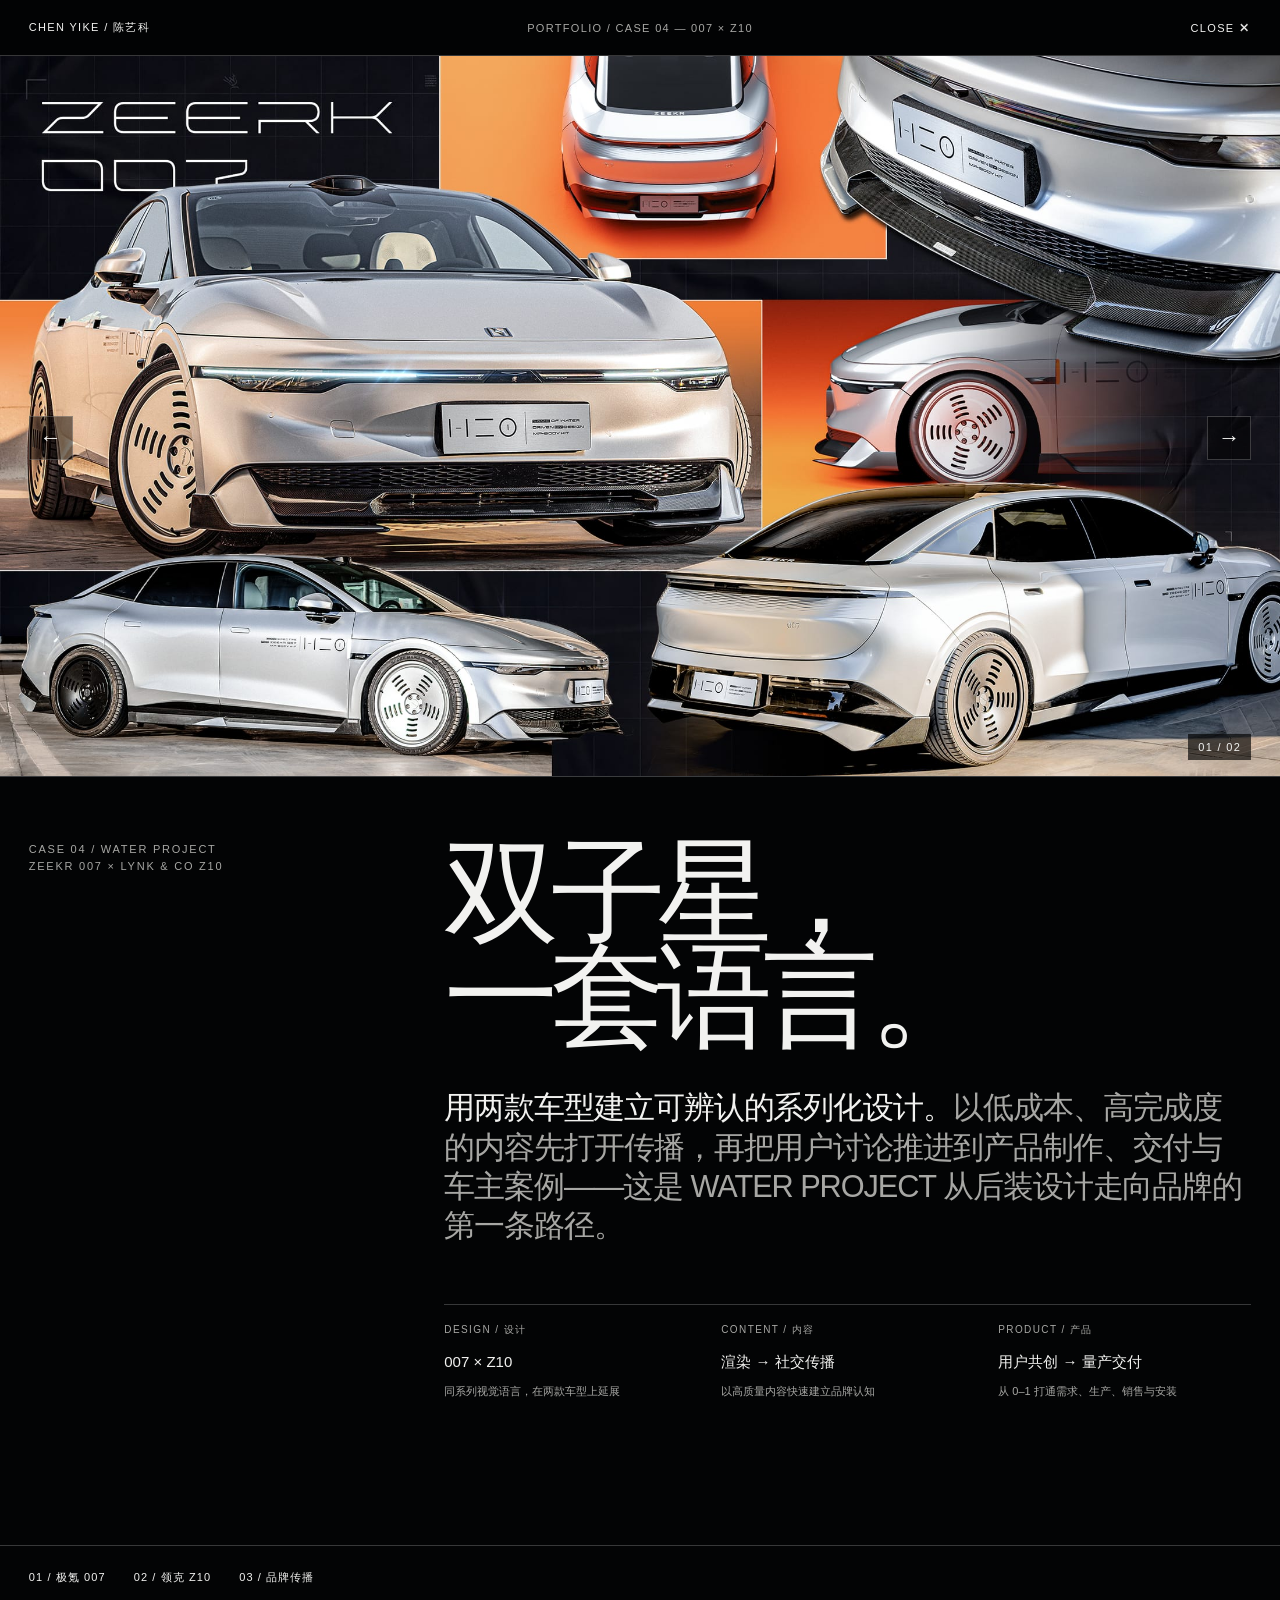
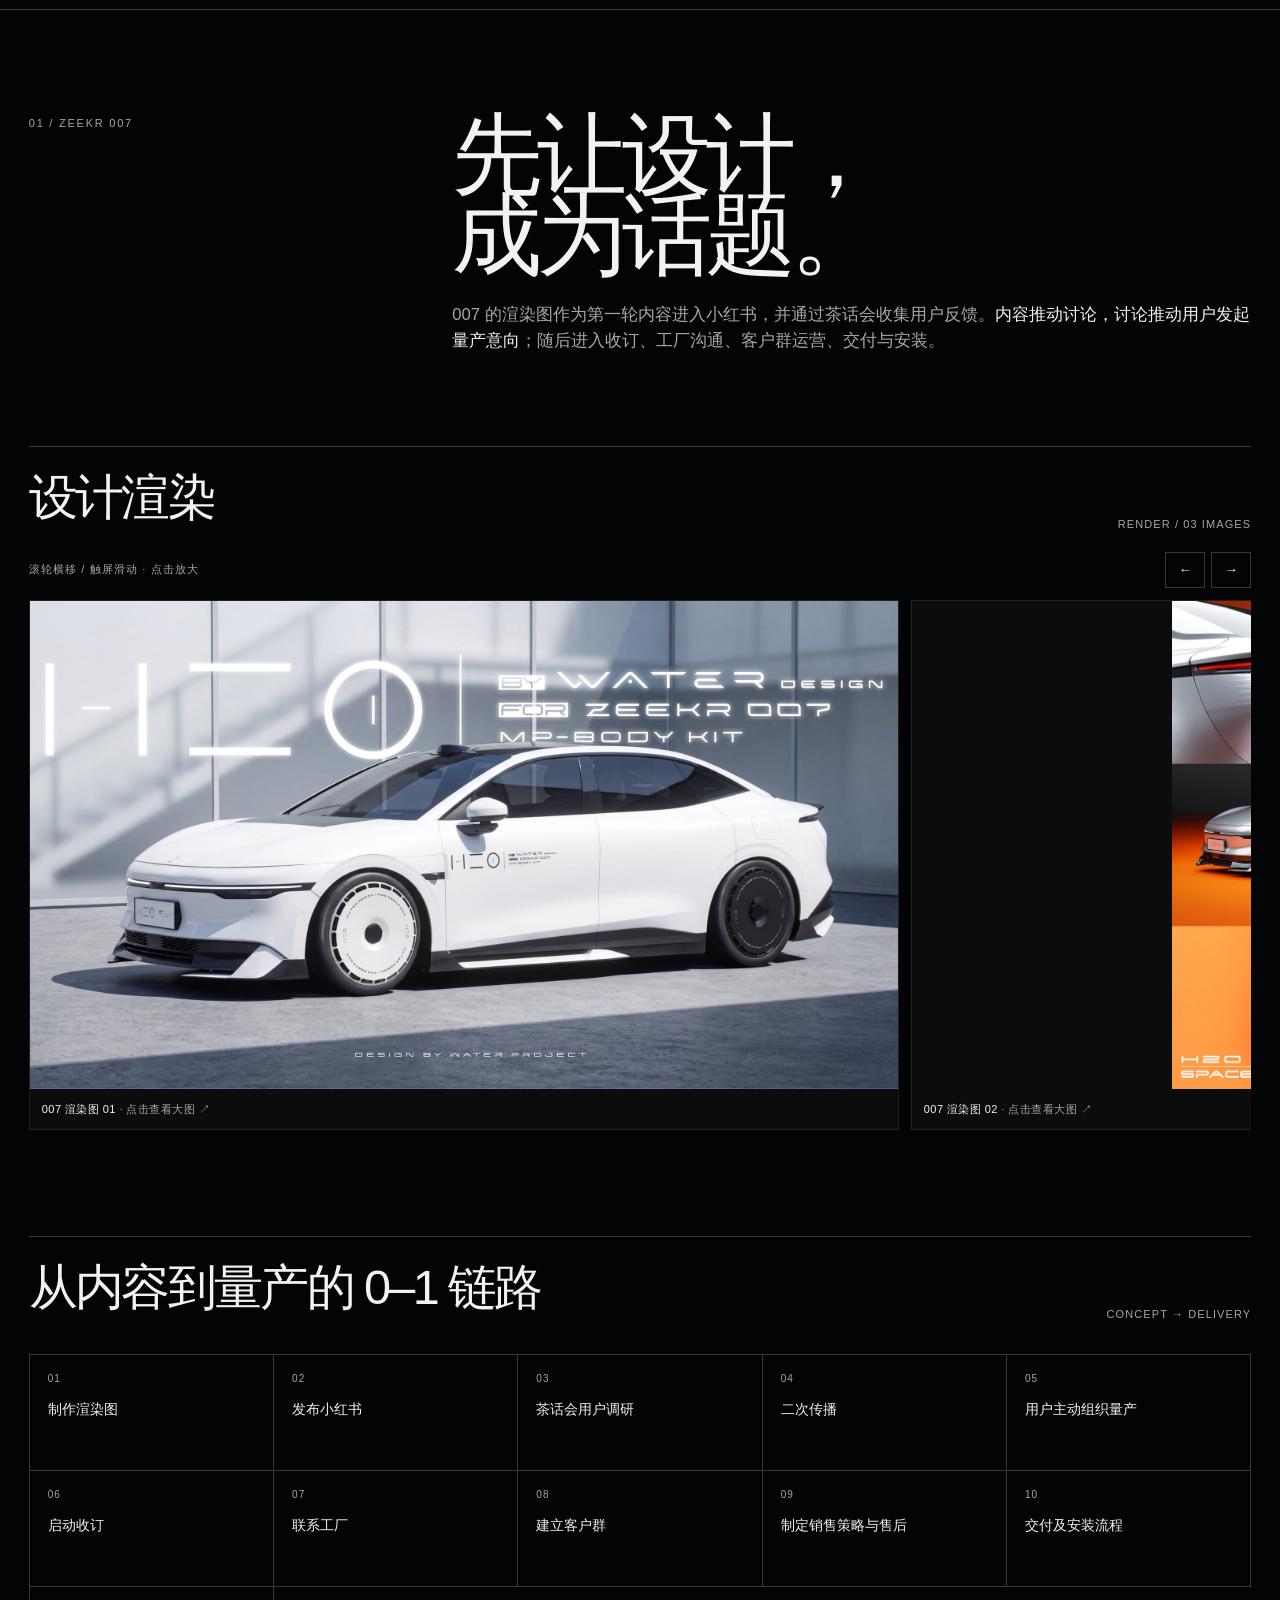
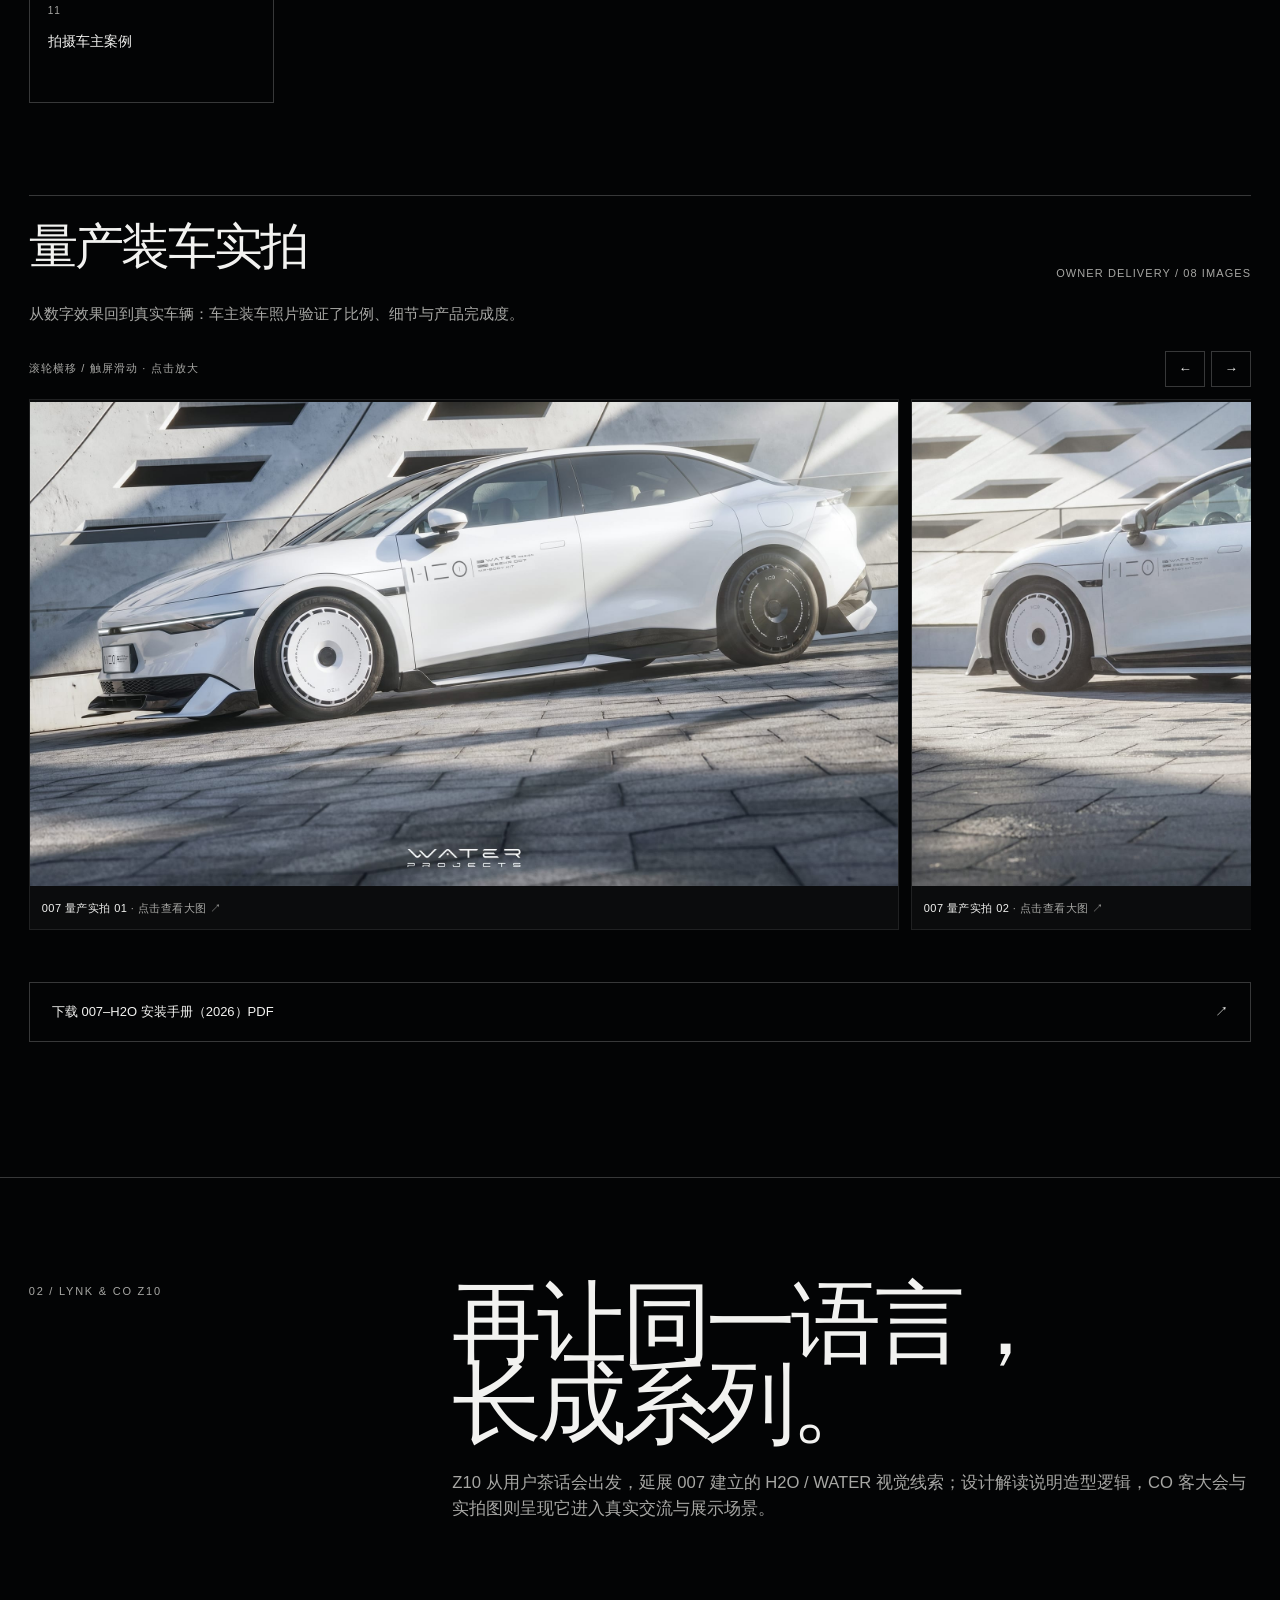
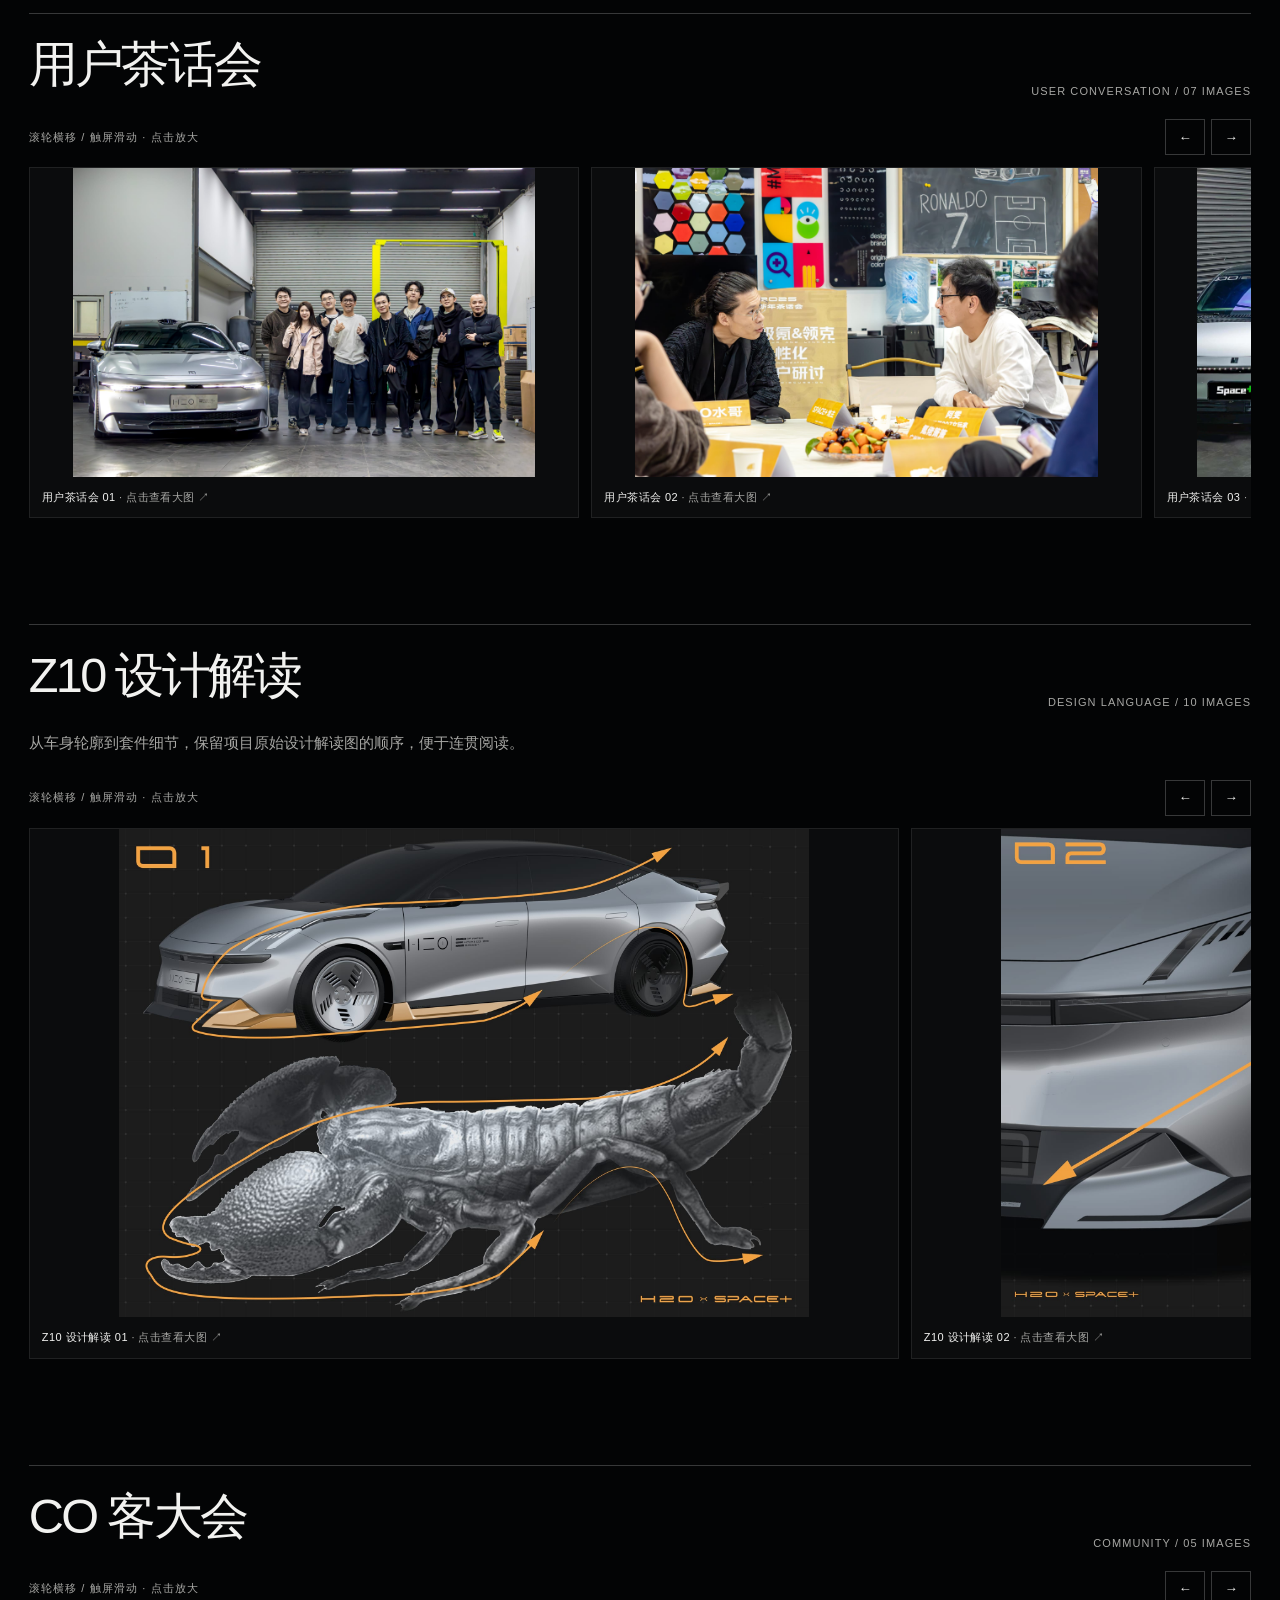
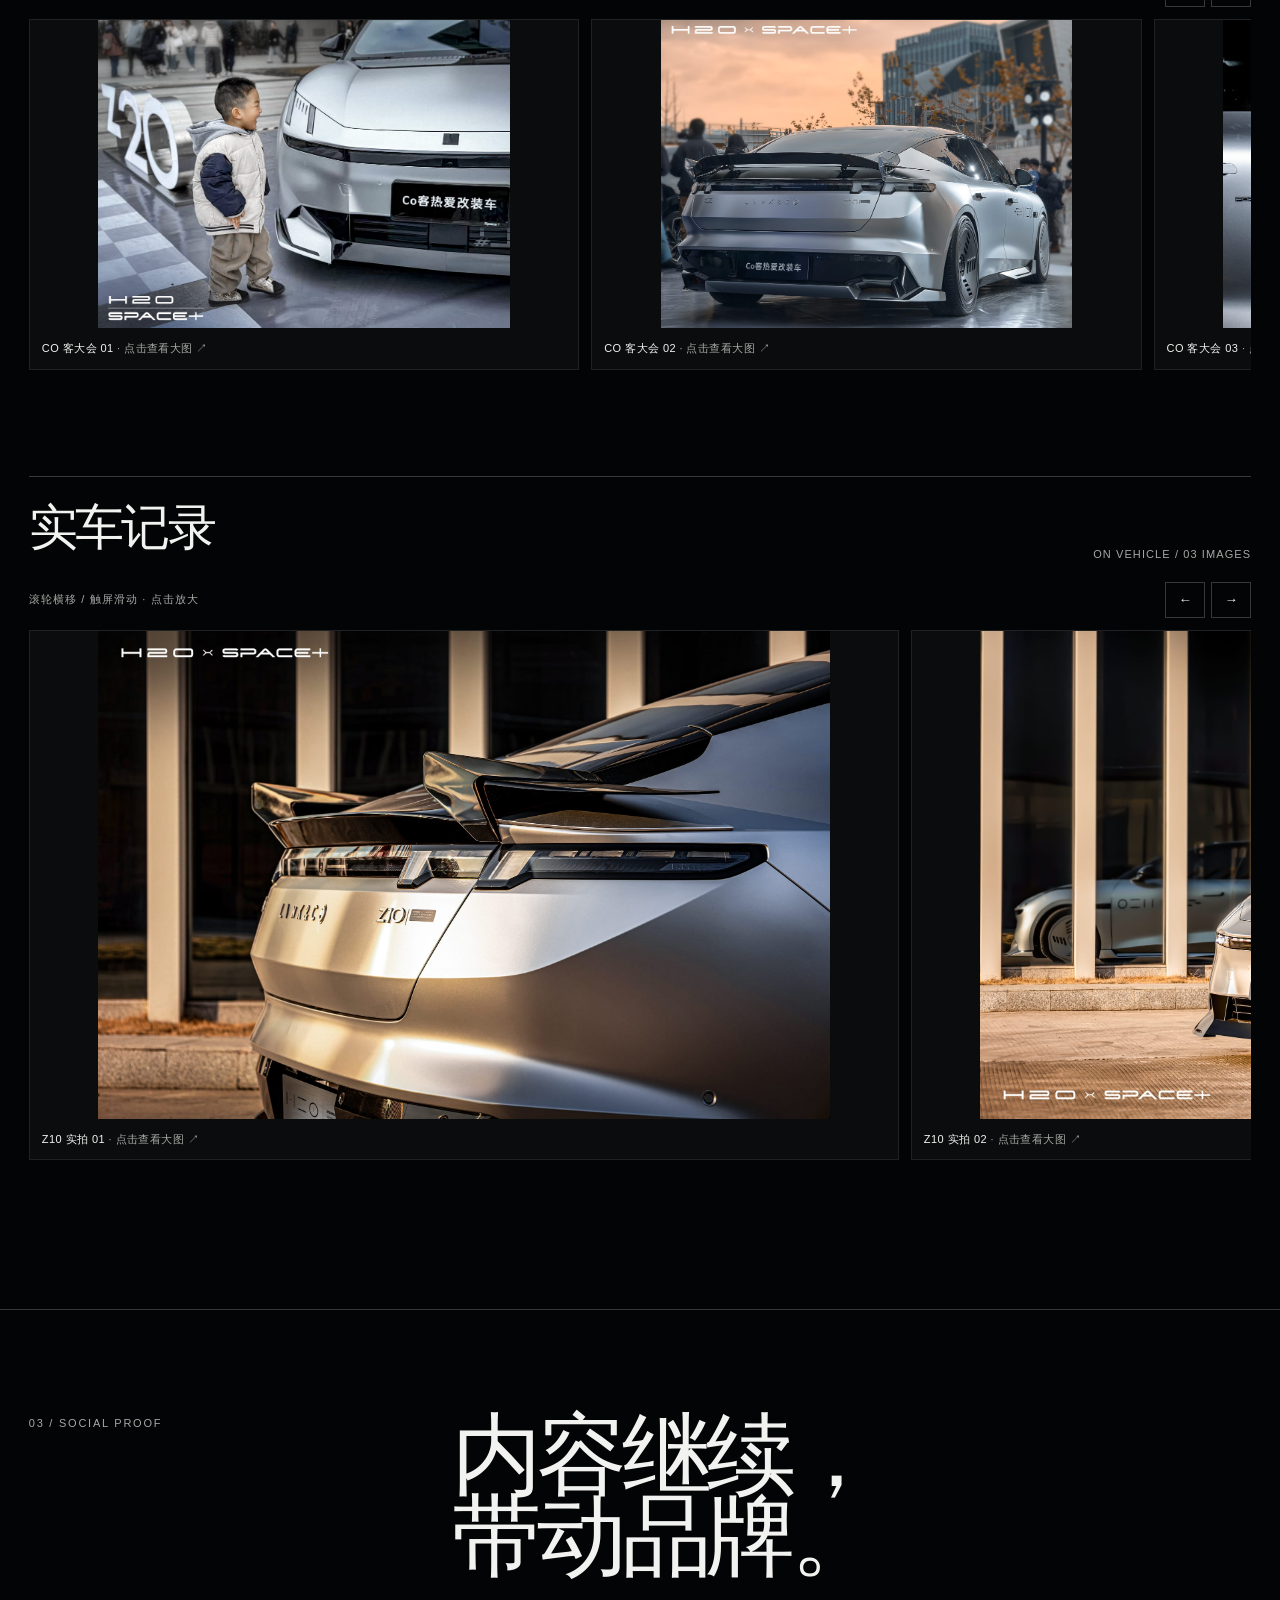
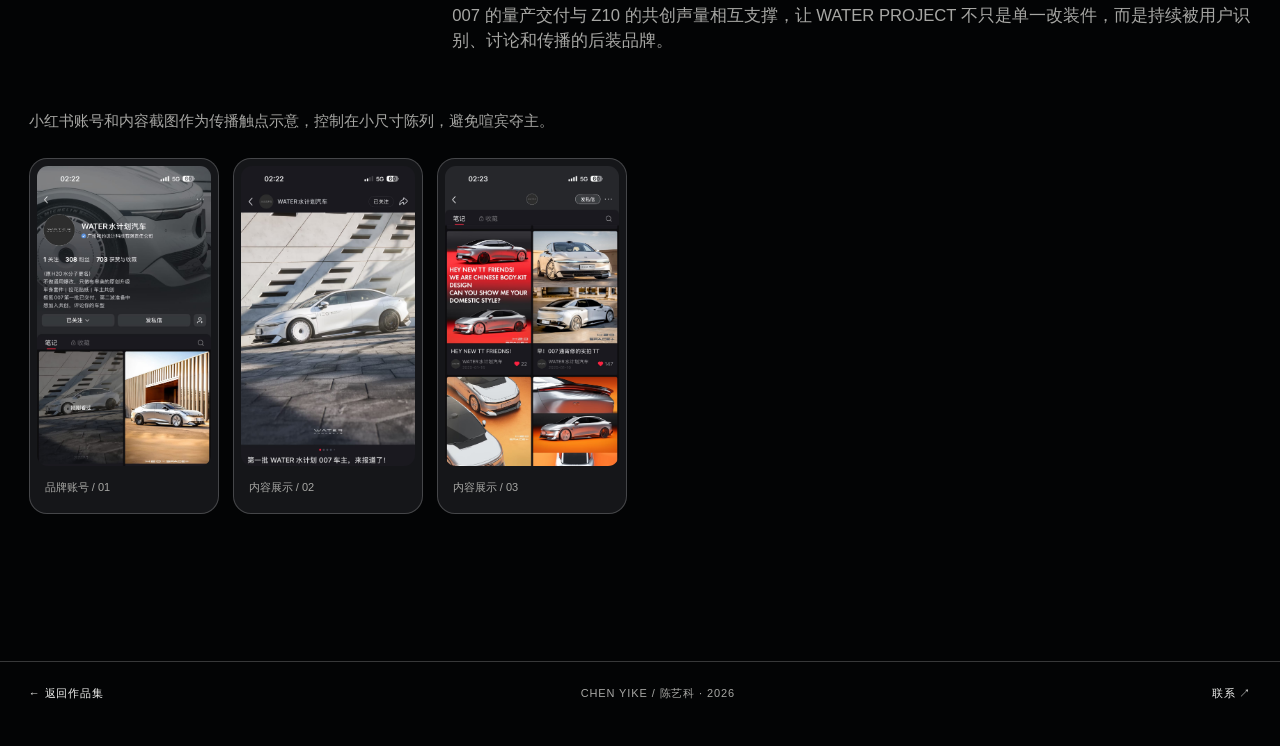
<file: 007-z10.html>
<!doctype html>
<html lang="zh-CN">
<head>
  <meta charset="utf-8"><meta name="viewport" content="width=device-width, initial-scale=1">
  <meta name="description" content="陈艺科 / CHEN YIKE — 极氪 007 与领克 Z10 双子星：WATER PROJECT 系列化设计、用户共创与产品落地。">
  <title>007 × Z10 — WATER PROJECT / CHEN YIKE</title>
  <link rel="stylesheet" href="assets/case-gallery.css">
</head>
<body>
  <header class="topbar"><a href="index.html#cases">CHEN YIKE / 陈艺科</a><span class="center">Portfolio / Case 04 — 007 × Z10</span><a class="close" href="index.html#cases">Close ✕</a></header>
  <main>
    <div class="cover" data-cover aria-label="007 与 Z10 项目头图轮播"><img src="assets/zeekr-twins/hero-007.jpg" alt="极氪 007 WATER PROJECT H2O 设计头图" fetchpriority="high"><img src="assets/zeekr-twins/hero-z10.jpg" alt="领克 Z10 WATER PROJECT 设计与 CO 客大会头图" hidden><button class="cover-control prev" type="button" data-move="-1" aria-label="上一张头图">←</button><button class="cover-control next" type="button" data-move="1" aria-label="下一张头图">→</button><span class="cover-count" aria-live="polite"></span></div>
    <section class="intro" aria-labelledby="case-title"><span class="eyebrow">Case 04 / WATER PROJECT<br>ZEEKR 007 × LYNK &amp; CO Z10</span><div class="intro-main"><h1 id="case-title">双子星，<br>一套语言。</h1><p class="lead">用两款车型建立可辨认的系列化设计。<span>以低成本、高完成度的内容先打开传播，再把用户讨论推进到产品制作、交付与车主案例——这是 WATER PROJECT 从后装设计走向品牌的第一条路径。</span></p><dl class="facts"><div><dt>Design / 设计</dt><dd>007 × Z10<small>同系列视觉语言，在两款车型上延展</small></dd></div><div><dt>Content / 内容</dt><dd>渲染 → 社交传播<small>以高质量内容快速建立品牌认知</small></dd></div><div><dt>Product / 产品</dt><dd>用户共创 → 量产交付<small>从 0–1 打通需求、生产、销售与安装</small></dd></div></dl></div></section>
    <nav class="chapter-nav" aria-label="项目章节"><a href="#case-007">01 / 极氪 007</a><a href="#z10">02 / 领克 Z10</a><a href="#social">03 / 品牌传播</a></nav>
    <section class="chapter" id="case-007" aria-labelledby="title-007"><div class="chapter-head"><span class="eyebrow">01 / ZEEKR 007</span><div><h2 id="title-007">先让设计，<br>成为话题。</h2><p>007 的渲染图作为第一轮内容进入小红书，并通过茶话会收集用户反馈。<strong>内容推动讨论，讨论推动用户发起量产意向</strong>；随后进入收订、工厂沟通、客户群运营、交付与安装。</p></div></div>
      <div class="subhead"><h3>设计渲染</h3><span>Render / 03 images</span></div><div class="gallery" data-gallery data-base="assets/zeekr-twins/" data-prefix="render-007" data-count="3" data-label="007 渲染图"><div class="gallery-bar"><span>滚轮横移 / 触屏滑动 · 点击放大</span><div><button type="button" data-move="-1" aria-label="向左浏览 007 渲染图">←</button><button type="button" data-move="1" aria-label="向右浏览 007 渲染图">→</button></div></div><div class="gallery-track" tabindex="0" aria-label="007 渲染图"></div></div>
      <div class="subhead"><h3>从内容到量产的 0–1 链路</h3><span>Concept → Delivery</span></div><div class="steps"><div><small>01</small><strong>制作渲染图</strong></div><div><small>02</small><strong>发布小红书</strong></div><div><small>03</small><strong>茶话会用户调研</strong></div><div><small>04</small><strong>二次传播</strong></div><div><small>05</small><strong>用户主动组织量产</strong></div><div><small>06</small><strong>启动收订</strong></div><div><small>07</small><strong>联系工厂</strong></div><div><small>08</small><strong>建立客户群</strong></div><div><small>09</small><strong>制定销售策略与售后</strong></div><div><small>10</small><strong>交付及安装流程</strong></div><div><small>11</small><strong>拍摄车主案例</strong></div></div>
      <div class="subhead"><h3>量产装车实拍</h3><span>Owner delivery / 08 images</span></div><p class="section-note">从数字效果回到真实车辆：车主装车照片验证了比例、细节与产品完成度。</p><div class="gallery" data-gallery data-base="assets/zeekr-twins/" data-prefix="photo-007" data-count="8" data-label="007 量产实拍"><div class="gallery-bar"><span>滚轮横移 / 触屏滑动 · 点击放大</span><div><button type="button" data-move="-1" aria-label="向左浏览 007 实拍图">←</button><button type="button" data-move="1" aria-label="向右浏览 007 实拍图">→</button></div></div><div class="gallery-track" tabindex="0" aria-label="007 量产实拍图"></div></div><a class="download-inline" href="assets/zeekr-twins/007-h2o-installation-guide-2026.pdf" download="007-H2O安装手册（2026）.pdf"><span>下载 007–H2O 安装手册（2026）PDF</span><span>↗</span></a>
    </section>
    <section class="chapter" id="z10" aria-labelledby="title-z10"><div class="chapter-head"><span class="eyebrow">02 / LYNK &amp; CO Z10</span><div><h2 id="title-z10">再让同一语言，<br>长成系列。</h2><p>Z10 从用户茶话会出发，延展 007 建立的 H2O / WATER 视觉线索；设计解读说明造型逻辑，CO 客大会与实拍图则呈现它进入真实交流与展示场景。</p></div></div>
      <div class="subhead"><h3>用户茶话会</h3><span>User conversation / 07 images</span></div><div class="gallery two-up" data-gallery data-base="assets/zeekr-twins/" data-prefix="tea" data-count="7" data-label="用户茶话会"><div class="gallery-bar"><span>滚轮横移 / 触屏滑动 · 点击放大</span><div><button type="button" data-move="-1" aria-label="向左浏览茶话会">←</button><button type="button" data-move="1" aria-label="向右浏览茶话会">→</button></div></div><div class="gallery-track" tabindex="0" aria-label="Z10 用户茶话会"></div></div>
      <div class="subhead"><h3>Z10 设计解读</h3><span>Design language / 10 images</span></div><p class="section-note">从车身轮廓到套件细节，保留项目原始设计解读图的顺序，便于连贯阅读。</p><div class="gallery" data-gallery data-base="assets/zeekr-twins/" data-prefix="design-z10" data-count="10" data-label="Z10 设计解读"><div class="gallery-bar"><span>滚轮横移 / 触屏滑动 · 点击放大</span><div><button type="button" data-move="-1" aria-label="向左浏览 Z10 设计解读">←</button><button type="button" data-move="1" aria-label="向右浏览 Z10 设计解读">→</button></div></div><div class="gallery-track" tabindex="0" aria-label="Z10 设计解读"></div></div>
      <div class="subhead"><h3>CO 客大会</h3><span>Community / 05 images</span></div><div class="gallery two-up" data-gallery data-base="assets/zeekr-twins/" data-prefix="co" data-count="5" data-label="CO 客大会"><div class="gallery-bar"><span>滚轮横移 / 触屏滑动 · 点击放大</span><div><button type="button" data-move="-1" aria-label="向左浏览 CO 客大会">←</button><button type="button" data-move="1" aria-label="向右浏览 CO 客大会">→</button></div></div><div class="gallery-track" tabindex="0" aria-label="Z10 CO 客大会"></div></div>
      <div class="subhead"><h3>实车记录</h3><span>On vehicle / 03 images</span></div><div class="gallery" data-gallery data-base="assets/zeekr-twins/" data-prefix="photo-z10" data-count="3" data-label="Z10 实拍"><div class="gallery-bar"><span>滚轮横移 / 触屏滑动 · 点击放大</span><div><button type="button" data-move="-1" aria-label="向左浏览 Z10 实拍">←</button><button type="button" data-move="1" aria-label="向右浏览 Z10 实拍">→</button></div></div><div class="gallery-track" tabindex="0" aria-label="Z10 实拍图"></div></div>
    </section>
    <section class="chapter" id="social" aria-labelledby="social-title"><div class="chapter-head"><span class="eyebrow">03 / Social proof</span><div><h2 id="social-title">内容继续，<br>带动品牌。</h2><p>007 的量产交付与 Z10 的共创声量相互支撑，让 WATER PROJECT 不只是单一改装件，而是持续被用户识别、讨论和传播的后装品牌。</p></div></div><p class="section-note">小红书账号和内容截图作为传播触点示意，控制在小尺寸陈列，避免喧宾夺主。</p><div class="social-strip"><figure class="social-card"><img src="assets/zeekr-twins/social-01.jpg" alt="WATER PROJECT 小红书品牌运营截图 01" loading="lazy"><span>品牌账号 / 01</span></figure><figure class="social-card"><img src="assets/zeekr-twins/social-02.jpg" alt="WATER PROJECT 小红书品牌运营截图 02" loading="lazy"><span>内容展示 / 02</span></figure><figure class="social-card"><img src="assets/zeekr-twins/social-03.jpg" alt="WATER PROJECT 小红书品牌运营截图 03" loading="lazy"><span>内容展示 / 03</span></figure></div></section>
  </main>
  <dialog id="image-viewer" aria-label="查看项目大图"><div class="viewer-bar"><span>007 × Z10 / <span id="viewer-caption"></span></span><button class="viewer-close" type="button" aria-label="关闭大图">✕</button></div><img alt=""></dialog>
  <footer class="foot"><a href="index.html#cases">← 返回作品集</a><span>CHEN YIKE / 陈艺科 · 2026</span><a href="index.html#contact">联系 ↗</a></footer>
  <script src="assets/case-gallery.js" defer></script>
</body>
</html>
</file>
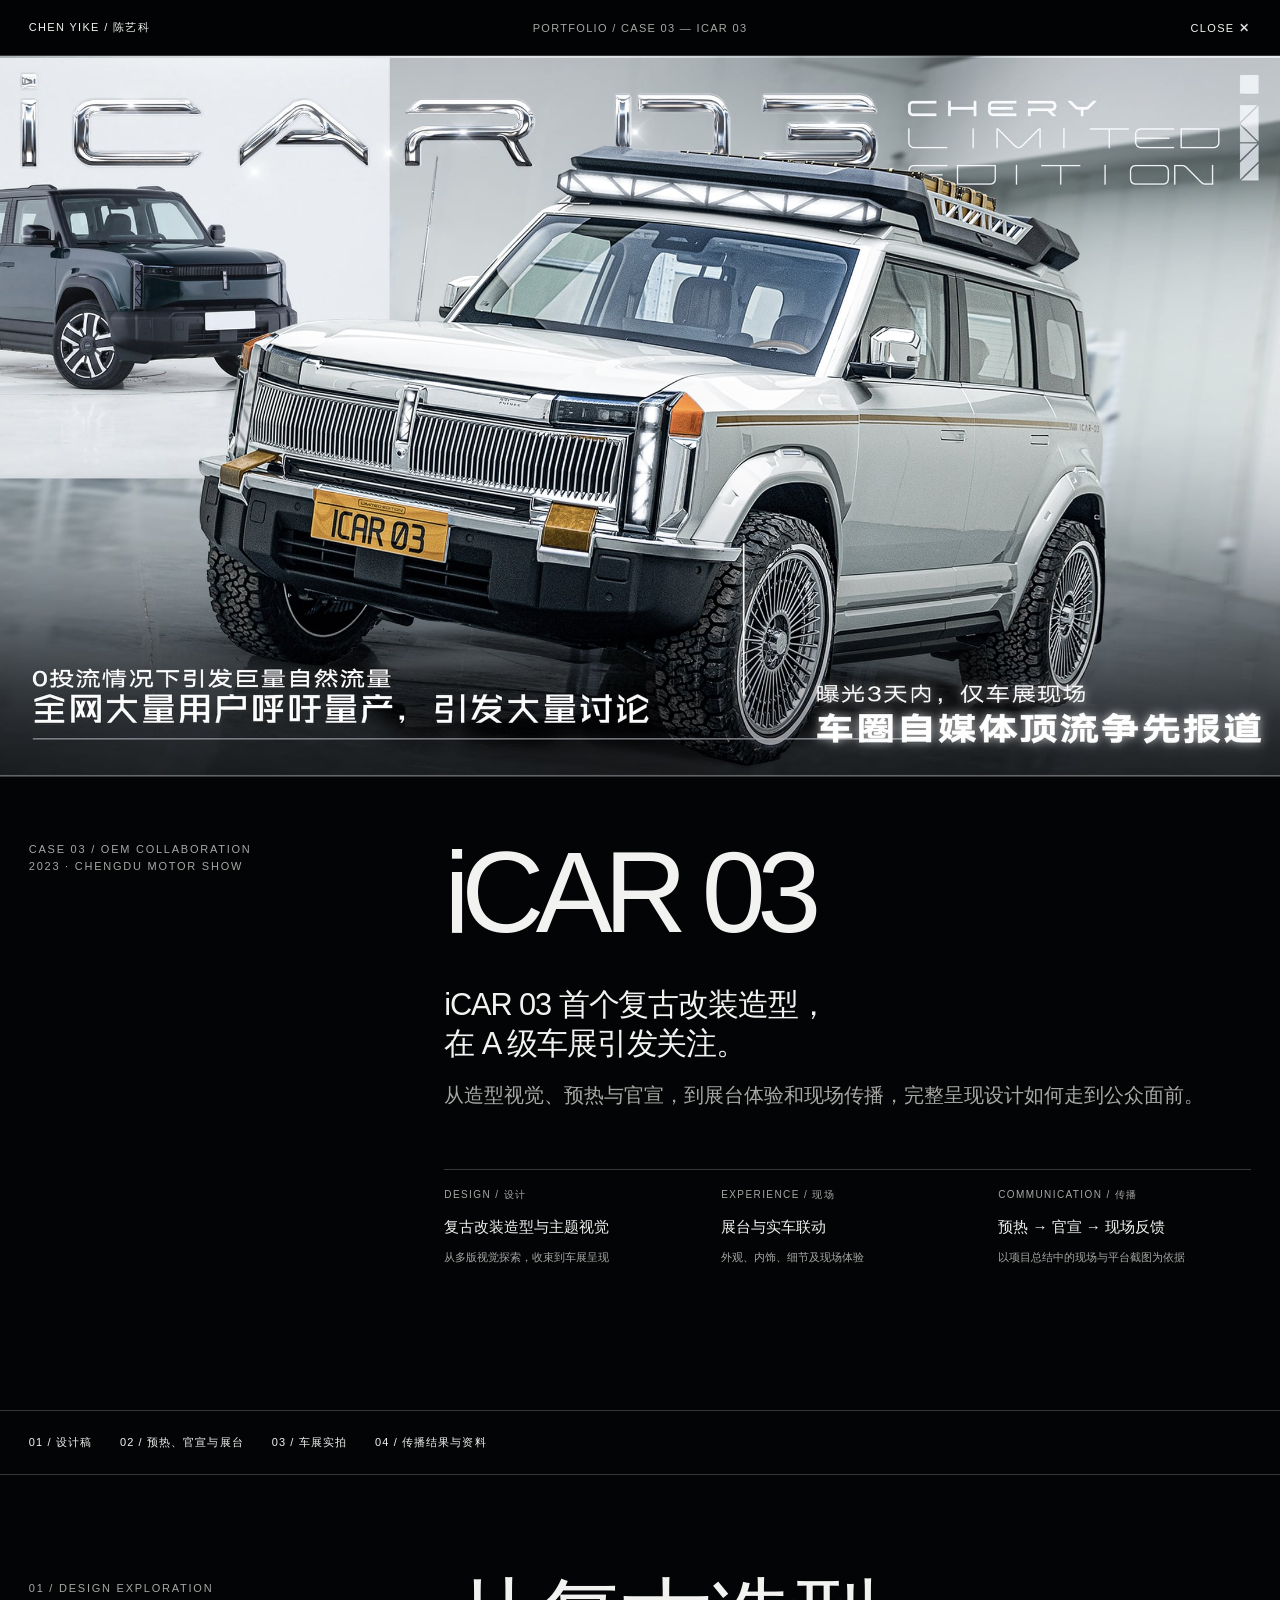
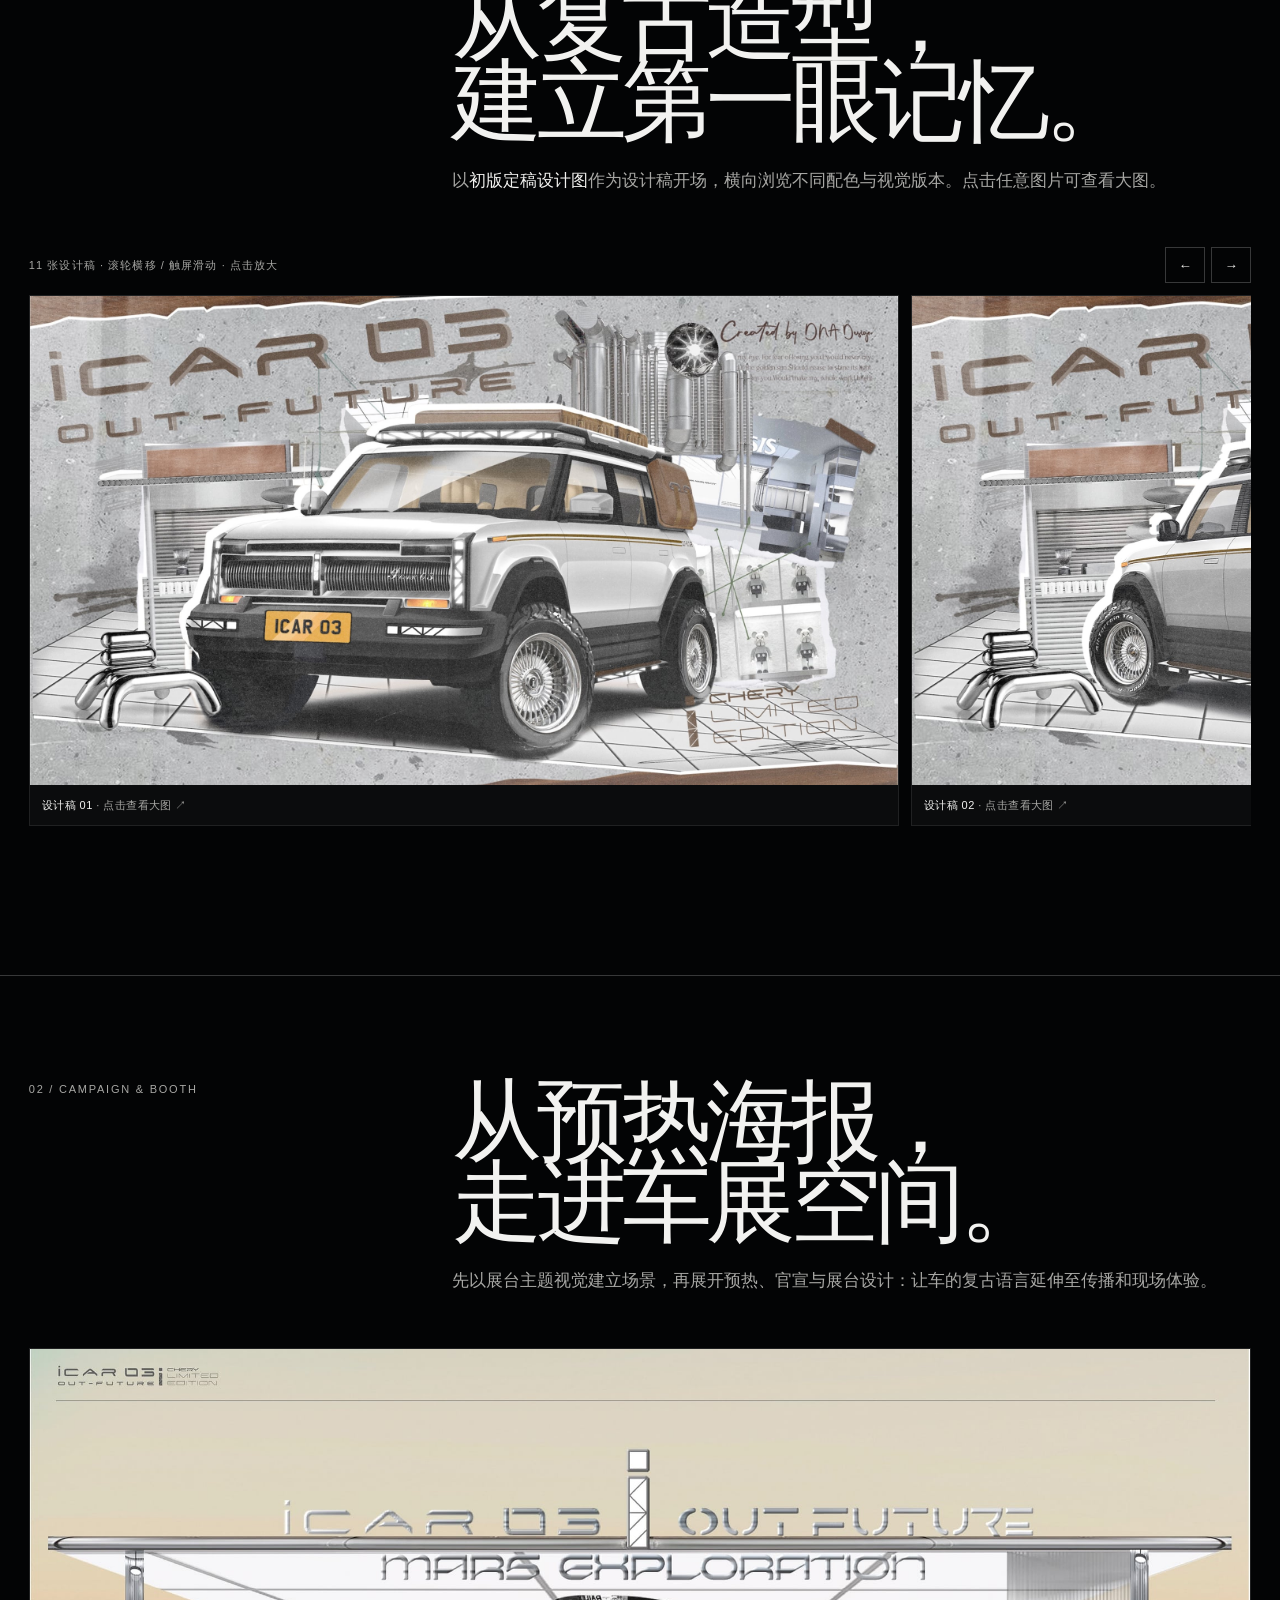
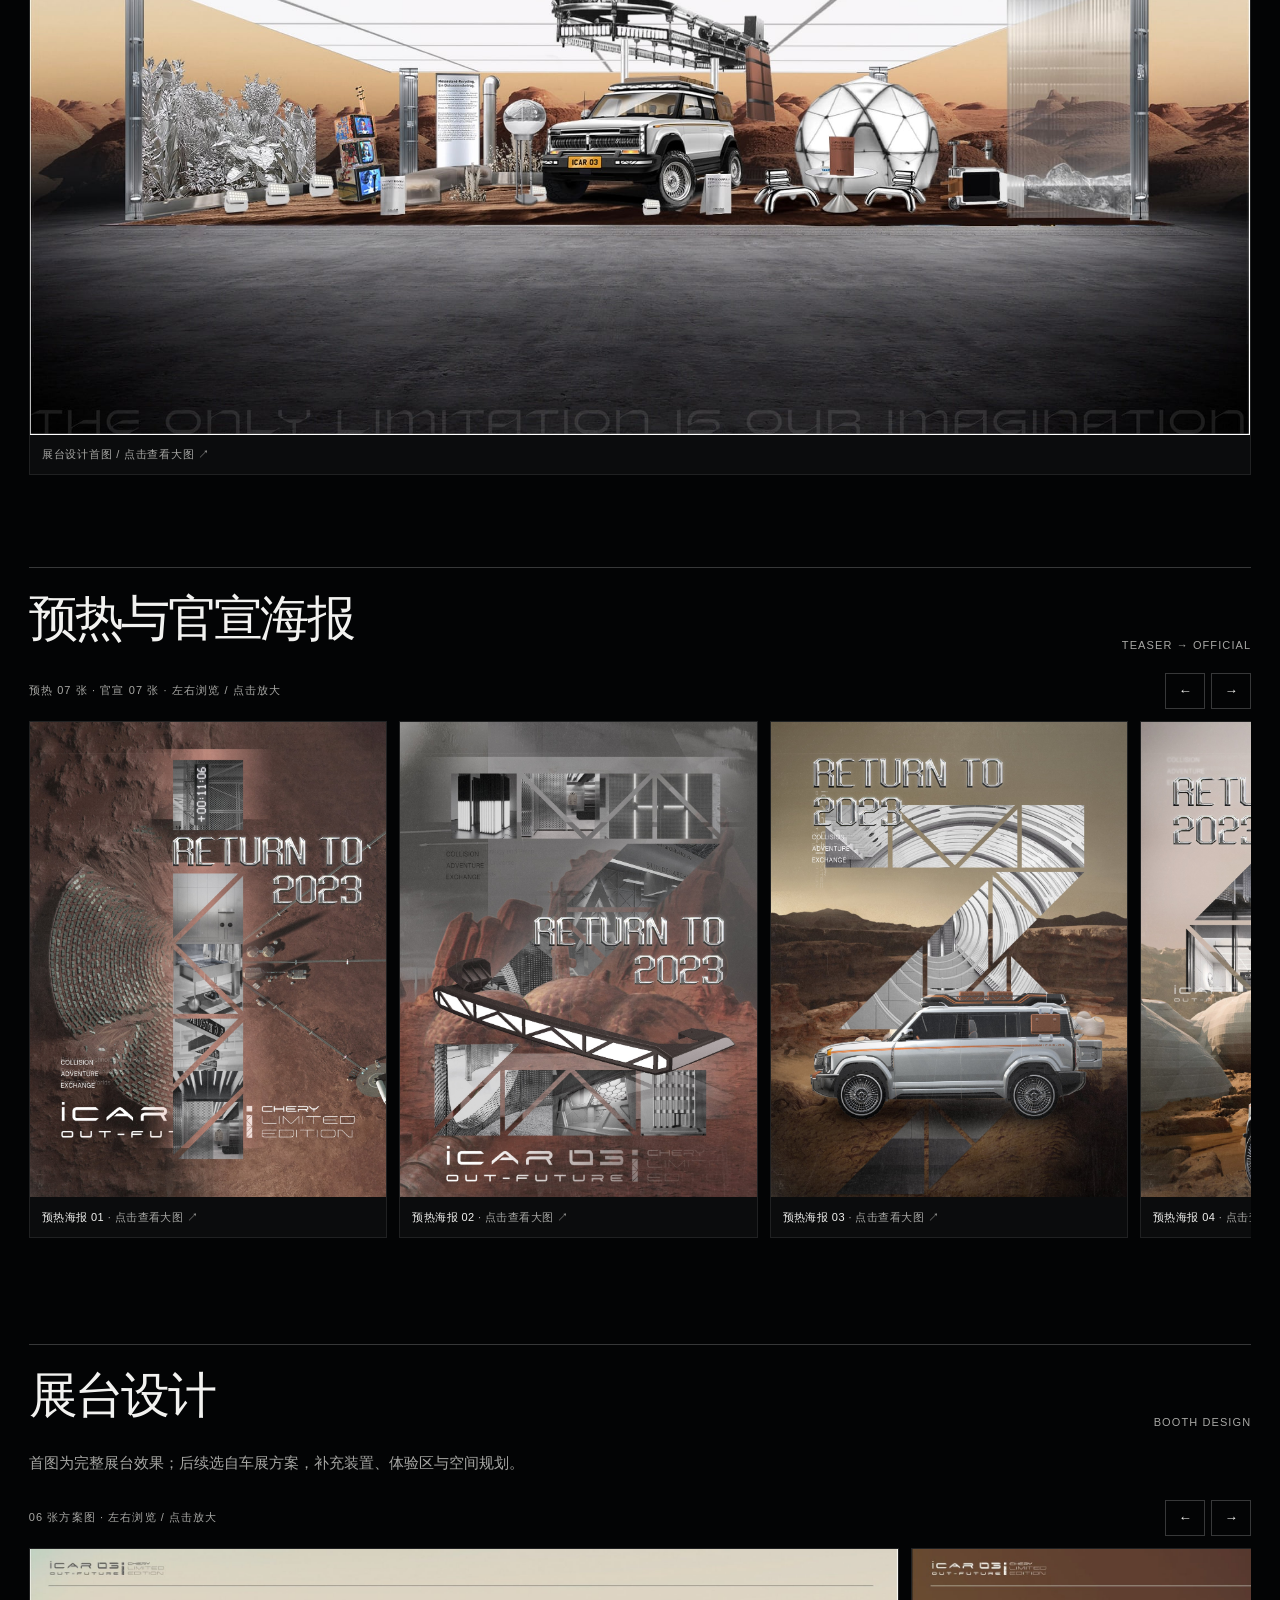
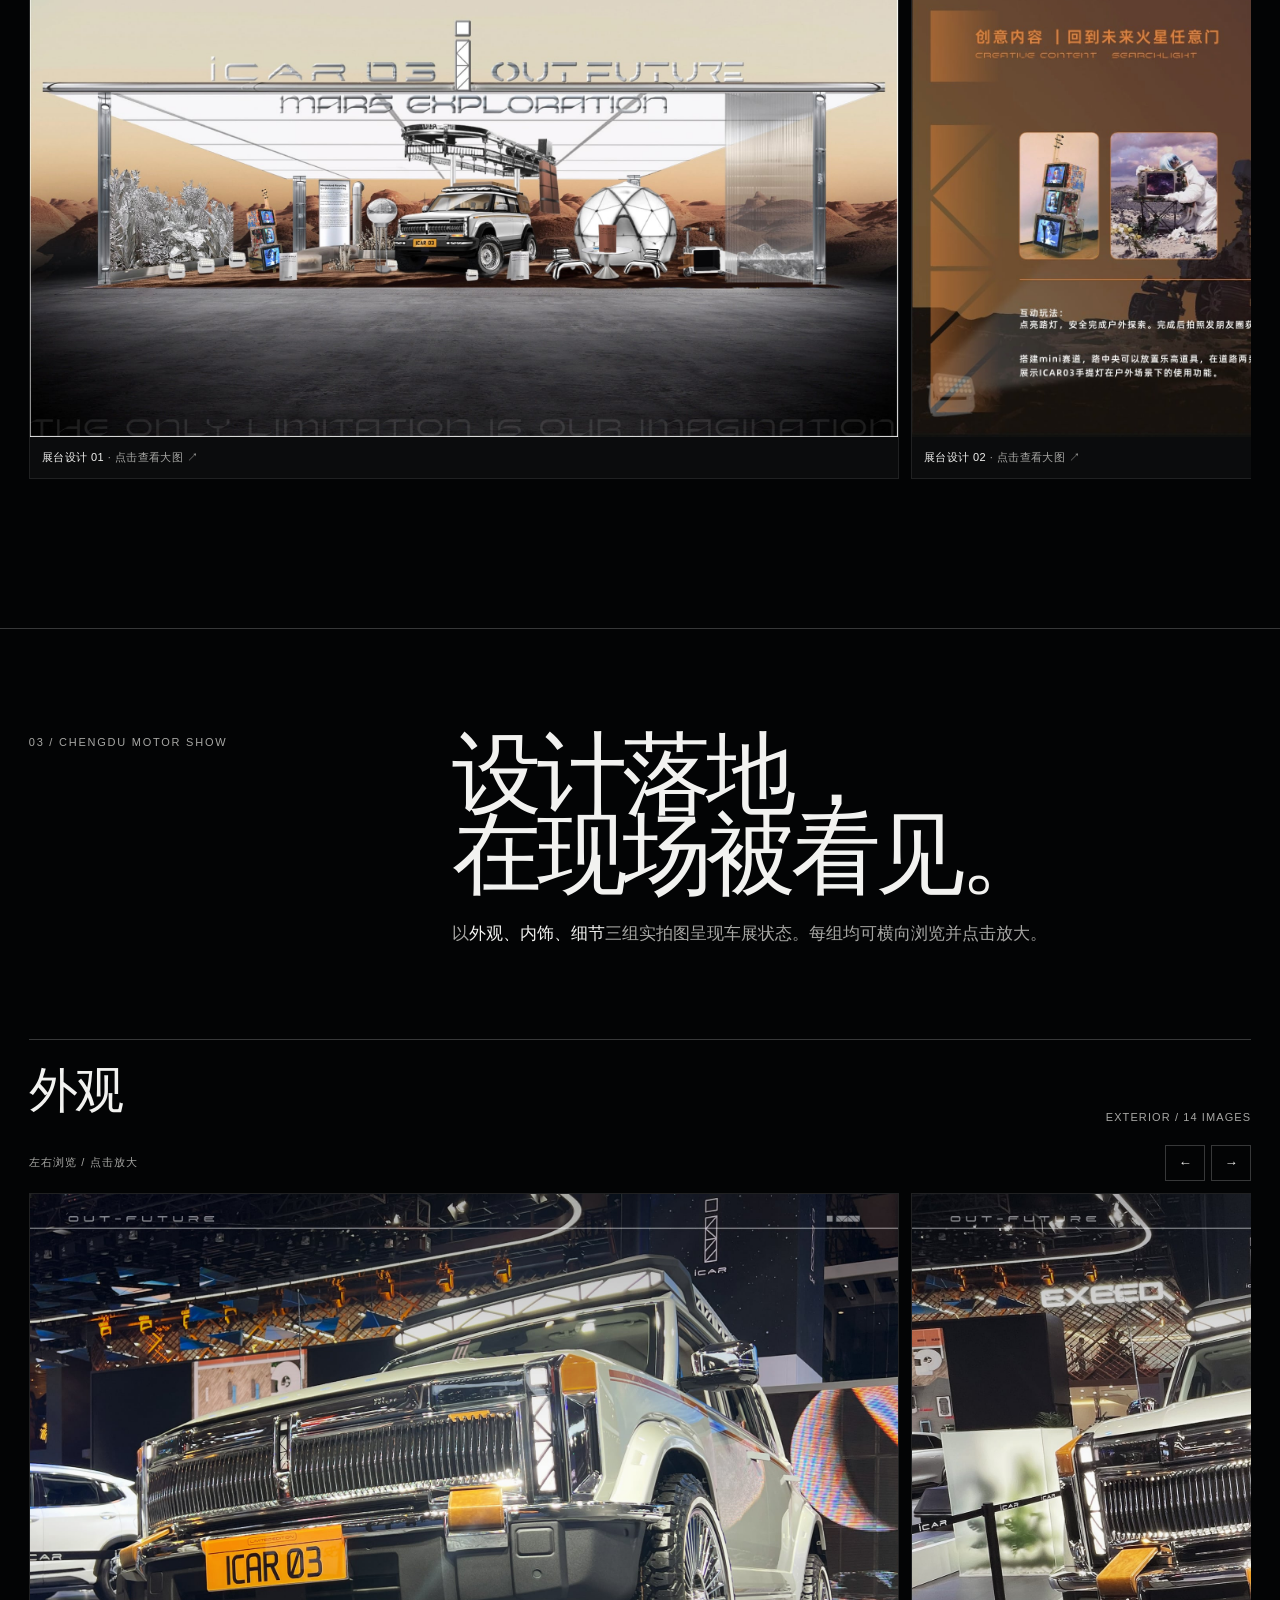
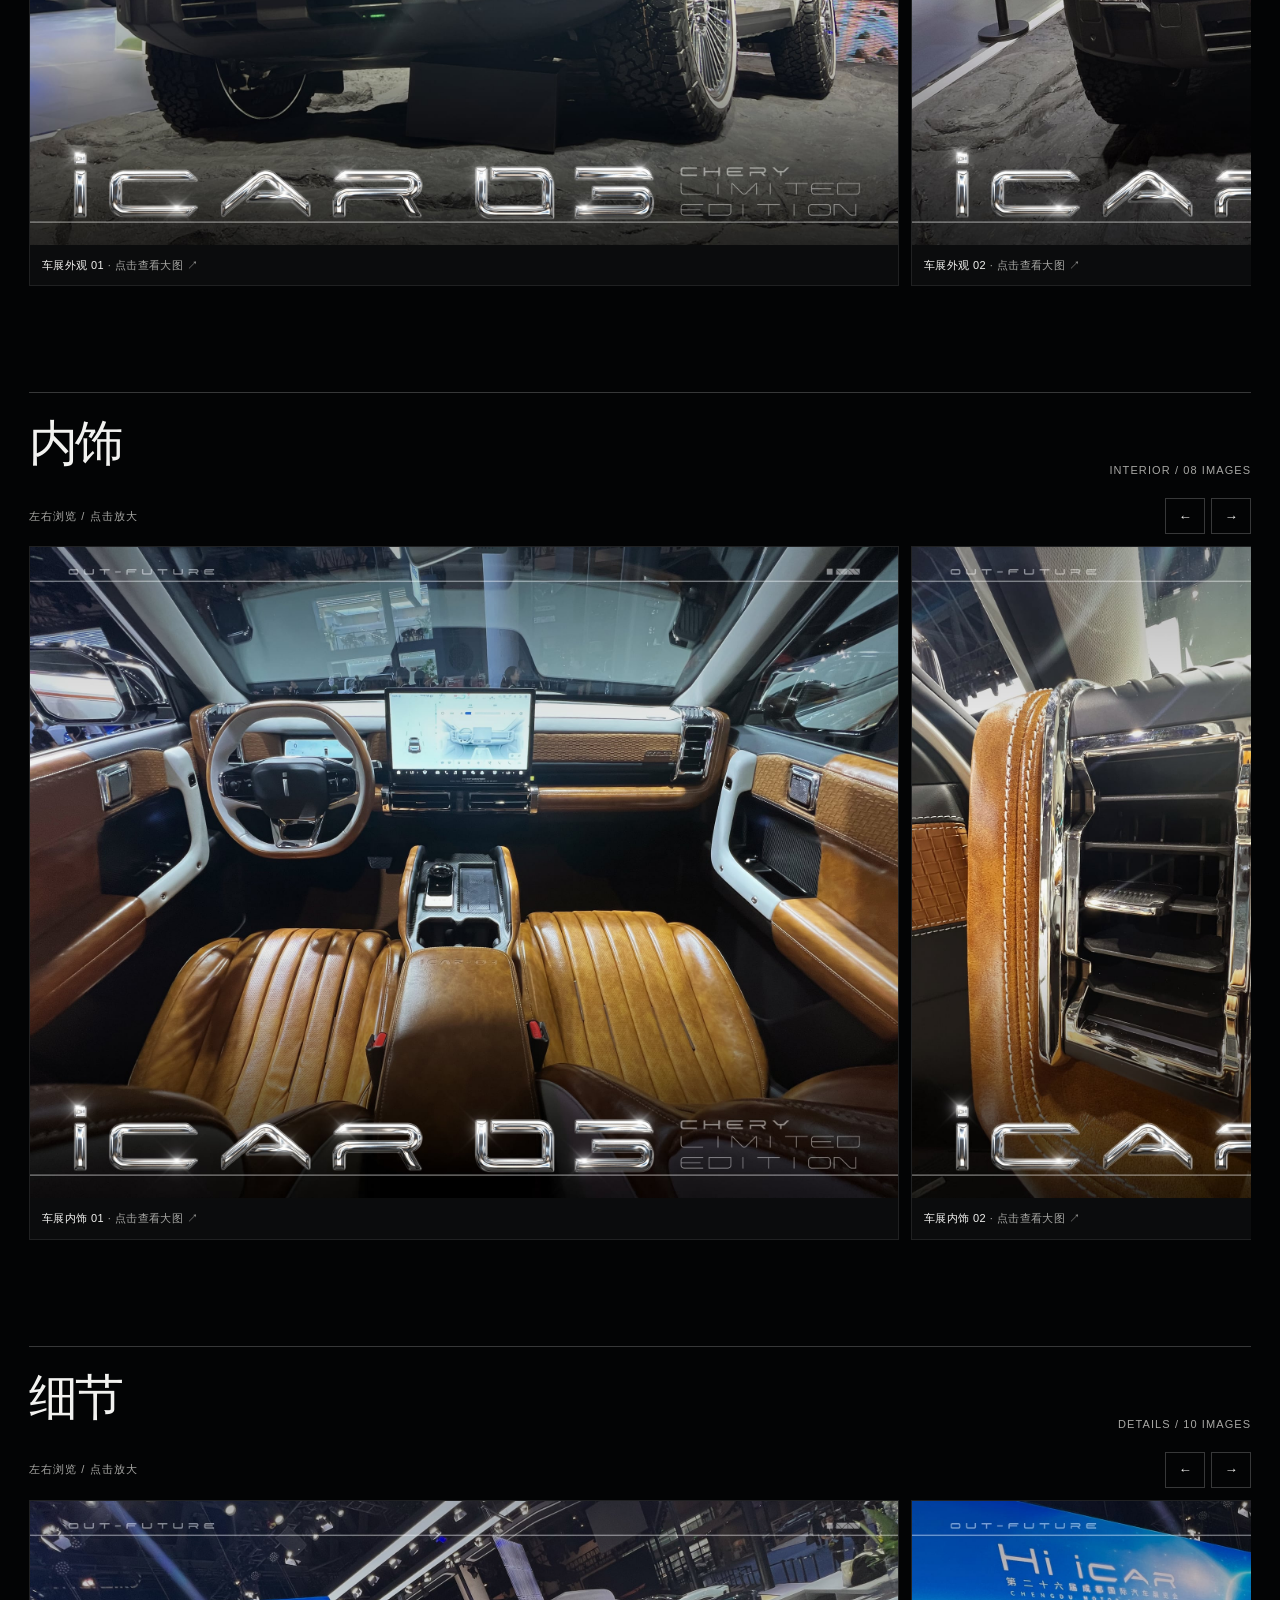
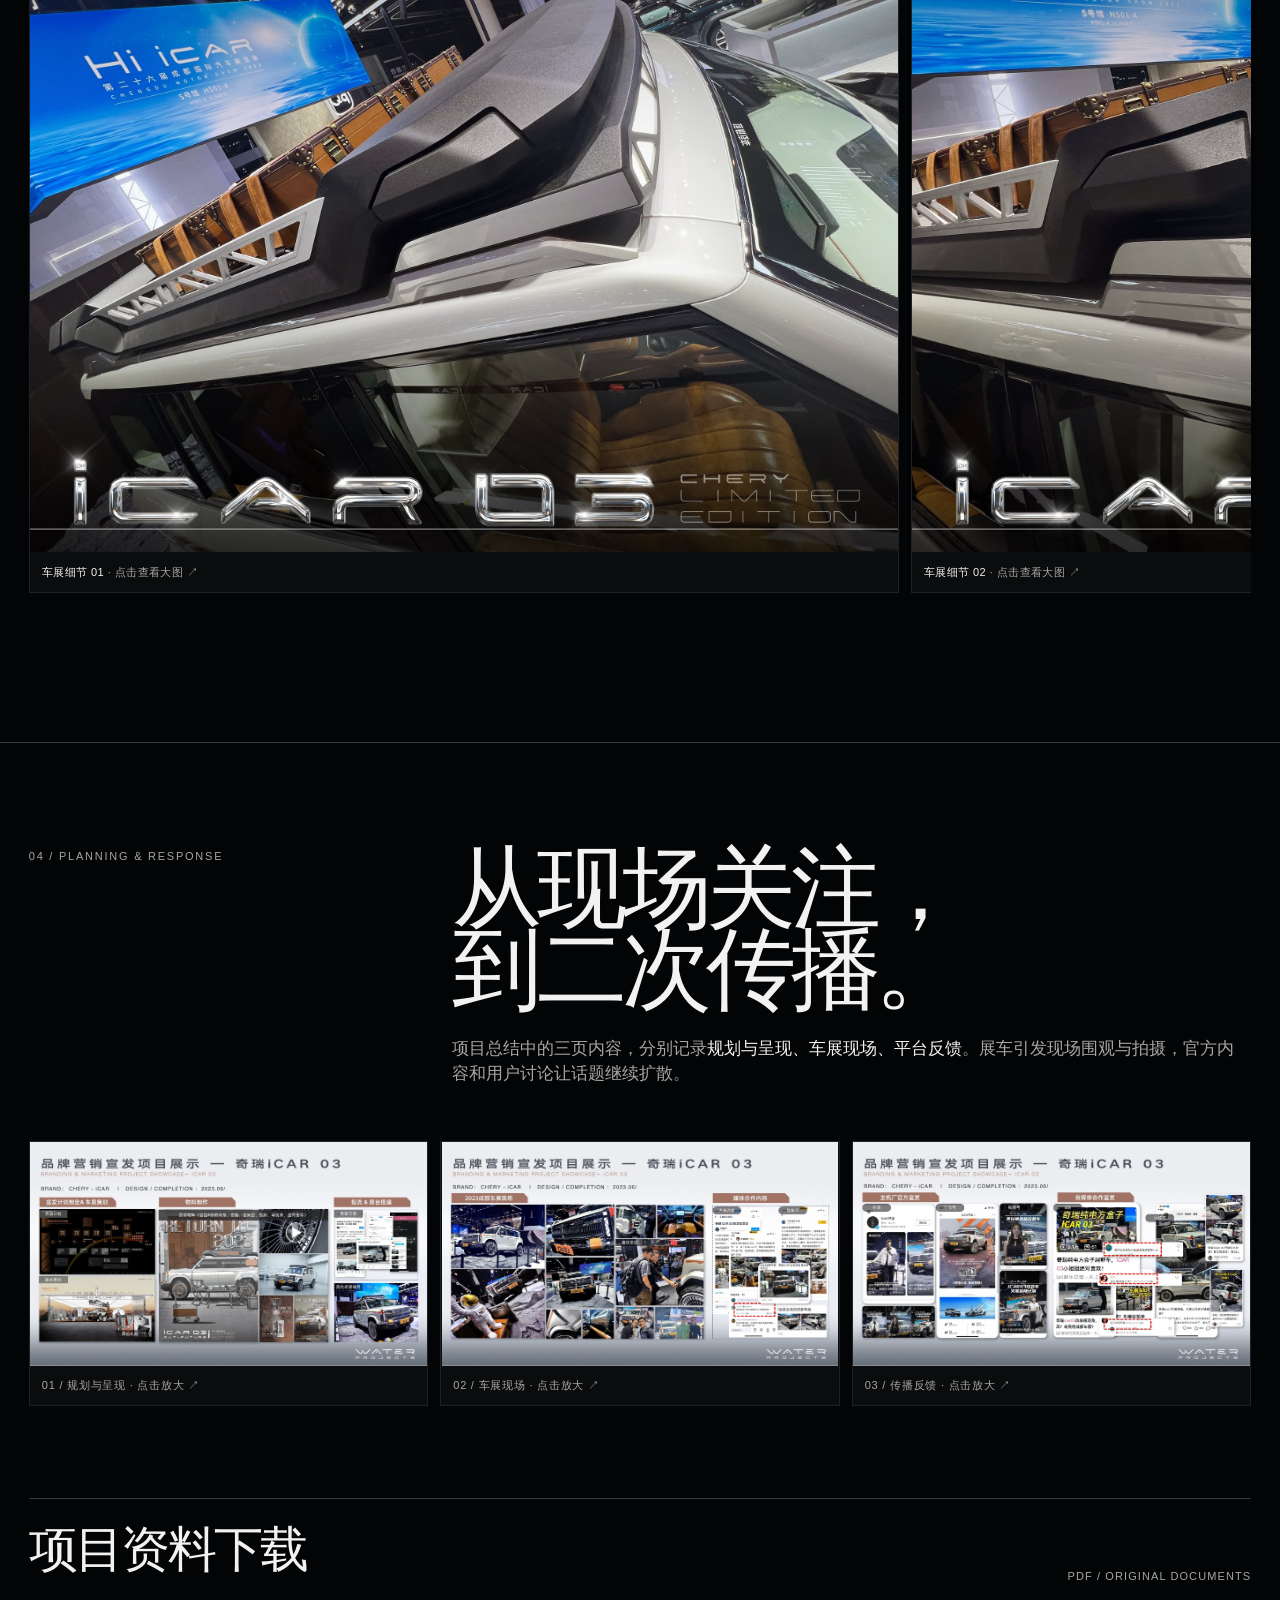
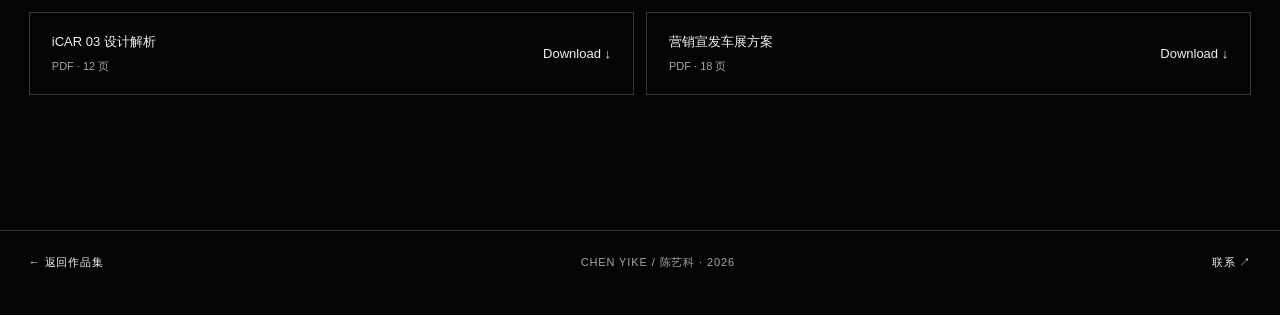
<file: icar03.html>
<!doctype html>
<html lang="zh-CN">
<head>
  <meta charset="utf-8"><meta name="viewport" content="width=device-width, initial-scale=1">
  <meta name="description" content="陈艺科 / CHEN YIKE — iCAR 03 复古改装设计，从造型、预热与展台，到成都车展现场及传播反馈。">
  <title>iCAR 03 / CHEN YIKE</title>
  <link rel="stylesheet" href="assets/case-gallery.css">
  <style>
    .intro .lead span{display:block;margin-top:18px;font-size:.65em;line-height:1.5;letter-spacing:0}
    .poster-gallery .gallery-card{flex-basis:min(28vw,390px)}.poster-gallery .gallery-card img{aspect-ratio:3/4}
    .photo-gallery .gallery-card img{aspect-ratio:4/3}
    .evidence-grid{display:grid;grid-template-columns:repeat(3,1fr);gap:12px}.evidence-grid .feature img{aspect-ratio:16/9;object-fit:contain}
    .download-grid{display:grid;grid-template-columns:repeat(2,1fr);gap:12px;margin-top:30px}.download-grid .download-inline{margin:0;min-height:82px}.download-grid small{display:block;margin-top:8px;color:var(--muted);font-size:11px}
    @media(max-width:800px){.poster-gallery .gallery-card{flex-basis:min(68vw,390px)}.evidence-grid{grid-template-columns:1fr}.download-grid{grid-template-columns:1fr}}
  </style>
</head>
<body>
  <header class="topbar"><a href="index.html#cases">CHEN YIKE / 陈艺科</a><span class="center">Portfolio / Case 03 — iCAR 03</span><a class="close" href="index.html#cases">Close ✕</a></header>
  <main>
    <div class="cover"><img src="assets/icar03/hero.jpg" alt="iCAR 03 复古改装版项目头图" fetchpriority="high"></div>
    <section class="intro" aria-labelledby="case-title"><span class="eyebrow">Case 03 / OEM collaboration<br>2023 · Chengdu Motor Show</span><div class="intro-main"><h1 id="case-title">iCAR 03</h1><p class="lead">iCAR 03 首个复古改装造型，<br>在 A 级车展引发关注。<span>从造型视觉、预热与官宣，到展台体验和现场传播，完整呈现设计如何走到公众面前。</span></p><dl class="facts"><div><dt>Design / 设计</dt><dd>复古改装造型与主题视觉<small>从多版视觉探索，收束到车展呈现</small></dd></div><div><dt>Experience / 现场</dt><dd>展台与实车联动<small>外观、内饰、细节及现场体验</small></dd></div><div><dt>Communication / 传播</dt><dd>预热 → 官宣 → 现场反馈<small>以项目总结中的现场与平台截图为依据</small></dd></div></dl></div></section>
    <nav class="chapter-nav" aria-label="项目章节"><a href="#design">01 / 设计稿</a><a href="#campaign">02 / 预热、官宣与展台</a><a href="#show">03 / 车展实拍</a><a href="#results">04 / 传播结果与资料</a></nav>
    <section class="chapter" id="design" aria-labelledby="design-title"><div class="chapter-head"><span class="eyebrow">01 / Design exploration</span><div><h2 id="design-title">从复古造型，<br>建立第一眼记忆。</h2><p>以<strong>初版定稿设计图</strong>作为设计稿开场，横向浏览不同配色与视觉版本。点击任意图片可查看大图。</p></div></div><div class="gallery" data-gallery data-base="assets/icar03/" data-prefix="design" data-count="11" data-label="设计稿"><div class="gallery-bar"><span>11 张设计稿 · 滚轮横移 / 触屏滑动 · 点击放大</span><div><button type="button" data-move="-1" aria-label="向左浏览设计稿">←</button><button type="button" data-move="1" aria-label="向右浏览设计稿">→</button></div></div><div class="gallery-track" tabindex="0" aria-label="iCAR 03 设计稿轮播"></div></div></section>
    <section class="chapter" id="campaign" aria-labelledby="campaign-title"><div class="chapter-head"><span class="eyebrow">02 / Campaign & booth</span><div><h2 id="campaign-title">从预热海报，<br>走进车展空间。</h2><p>先以展台主题视觉建立场景，再展开预热、官宣与展台设计：让车的复古语言延伸至传播和现场体验。</p></div></div><button class="feature" type="button" data-zoom="assets/icar03/booth-01.jpg" data-caption="iCAR 03 展台设计首图"><img src="assets/icar03/booth-01.jpg" alt="iCAR 03 展台设计首图，火星探索主题展台" loading="lazy"><span>展台设计首图 / 点击查看大图 ↗</span></button>
      <div class="subhead"><h3>预热与官宣海报</h3><span>Teaser → Official</span></div><div class="gallery poster-gallery" data-gallery data-base="assets/icar03/" data-files="teaser-01.jpg,teaser-02.jpg,teaser-03.jpg,teaser-04.jpg,teaser-05.jpg,teaser-06.jpg,teaser-07.jpg,official-01.jpg,official-02.jpg,official-03.jpg,official-04.jpg,official-05.jpg,official-06.jpg,official-07.jpg" data-label="海报" data-split="7" data-label-before="预热海报" data-label-after="官宣海报"><div class="gallery-bar"><span>预热 07 张 · 官宣 07 张 · 左右浏览 / 点击放大</span><div><button type="button" data-move="-1" aria-label="向左浏览宣发海报">←</button><button type="button" data-move="1" aria-label="向右浏览宣发海报">→</button></div></div><div class="gallery-track" tabindex="0" aria-label="iCAR 03 预热和官宣海报轮播"></div></div>
      <div class="subhead"><h3>展台设计</h3><span>Booth design</span></div><p class="section-note">首图为完整展台效果；后续选自车展方案，补充装置、体验区与空间规划。</p><div class="gallery" data-gallery data-base="assets/icar03/" data-prefix="booth" data-count="6" data-label="展台设计"><div class="gallery-bar"><span>06 张方案图 · 左右浏览 / 点击放大</span><div><button type="button" data-move="-1" aria-label="向左浏览展台设计">←</button><button type="button" data-move="1" aria-label="向右浏览展台设计">→</button></div></div><div class="gallery-track" tabindex="0" aria-label="iCAR 03 展台设计轮播"></div></div>
    </section>
    <section class="chapter" id="show" aria-labelledby="show-title"><div class="chapter-head"><span class="eyebrow">03 / Chengdu Motor Show</span><div><h2 id="show-title">设计落地，<br>在现场被看见。</h2><p>以<strong>外观、内饰、细节</strong>三组实拍图呈现车展状态。每组均可横向浏览并点击放大。</p></div></div>
      <div class="subhead"><h3>外观</h3><span>Exterior / 14 images</span></div><div class="gallery photo-gallery" data-gallery data-base="assets/icar03/" data-prefix="exterior" data-count="14" data-label="车展外观"><div class="gallery-bar"><span>左右浏览 / 点击放大</span><div><button type="button" data-move="-1" aria-label="向左浏览车展外观">←</button><button type="button" data-move="1" aria-label="向右浏览车展外观">→</button></div></div><div class="gallery-track" tabindex="0" aria-label="iCAR 03 车展外观实拍"></div></div>
      <div class="subhead"><h3>内饰</h3><span>Interior / 08 images</span></div><div class="gallery photo-gallery" data-gallery data-base="assets/icar03/" data-prefix="interior" data-count="8" data-label="车展内饰"><div class="gallery-bar"><span>左右浏览 / 点击放大</span><div><button type="button" data-move="-1" aria-label="向左浏览车展内饰">←</button><button type="button" data-move="1" aria-label="向右浏览车展内饰">→</button></div></div><div class="gallery-track" tabindex="0" aria-label="iCAR 03 车展内饰实拍"></div></div>
      <div class="subhead"><h3>细节</h3><span>Details / 10 images</span></div><div class="gallery photo-gallery" data-gallery data-base="assets/icar03/" data-prefix="detail" data-count="10" data-label="车展细节"><div class="gallery-bar"><span>左右浏览 / 点击放大</span><div><button type="button" data-move="-1" aria-label="向左浏览车展细节">←</button><button type="button" data-move="1" aria-label="向右浏览车展细节">→</button></div></div><div class="gallery-track" tabindex="0" aria-label="iCAR 03 车展细节实拍"></div></div>
    </section>
    <section class="chapter" id="results" aria-labelledby="results-title"><div class="chapter-head"><span class="eyebrow">04 / Planning & response</span><div><h2 id="results-title">从现场关注，<br>到二次传播。</h2><p>项目总结中的三页内容，分别记录<strong>规划与呈现、车展现场、平台反馈</strong>。展车引发现场围观与拍摄，官方内容和用户讨论让话题继续扩散。</p></div></div><div class="evidence-grid"><button class="feature" type="button" data-zoom="assets/icar03/result-01.jpg" data-caption="项目规划与视觉呈现"><img src="assets/icar03/result-01.jpg" alt="iCAR 03 项目规划与视觉呈现总结页" loading="lazy"><span>01 / 规划与呈现 · 点击放大 ↗</span></button><button class="feature" type="button" data-zoom="assets/icar03/result-02.jpg" data-caption="车展现场与媒体记录"><img src="assets/icar03/result-02.jpg" alt="iCAR 03 车展现场与媒体截图总结页" loading="lazy"><span>02 / 车展现场 · 点击放大 ↗</span></button><button class="feature" type="button" data-zoom="assets/icar03/result-03.jpg" data-caption="官方传播与用户反馈"><img src="assets/icar03/result-03.jpg" alt="iCAR 03 官方传播与用户反馈总结页" loading="lazy"><span>03 / 传播反馈 · 点击放大 ↗</span></button></div><div class="subhead"><h3>项目资料下载</h3><span>PDF / Original documents</span></div><div class="download-grid"><a class="download-inline" href="assets/icar03/icar03-design-analysis.pdf" download="iCAR03设计解析.pdf"><span>iCAR 03 设计解析 <small>PDF · 12 页</small></span><span>Download ↓</span></a><a class="download-inline" href="assets/icar03/icar03-campaign-plan.pdf" download="iCAR03营销宣发车展方案.pdf"><span>营销宣发车展方案 <small>PDF · 18 页</small></span><span>Download ↓</span></a></div></section>
  </main>
  <dialog id="image-viewer" aria-label="查看项目大图"><div class="viewer-bar"><span>iCAR 03 / <span id="viewer-caption"></span></span><button class="viewer-close" type="button" aria-label="关闭大图">✕</button></div><img alt=""></dialog>
  <footer class="foot"><a href="index.html#cases">← 返回作品集</a><span>CHEN YIKE / 陈艺科 · 2026</span><a href="index.html#contact">联系 ↗</a></footer>
  <script src="assets/case-gallery.js" defer></script>
</body>
</html>
</file>
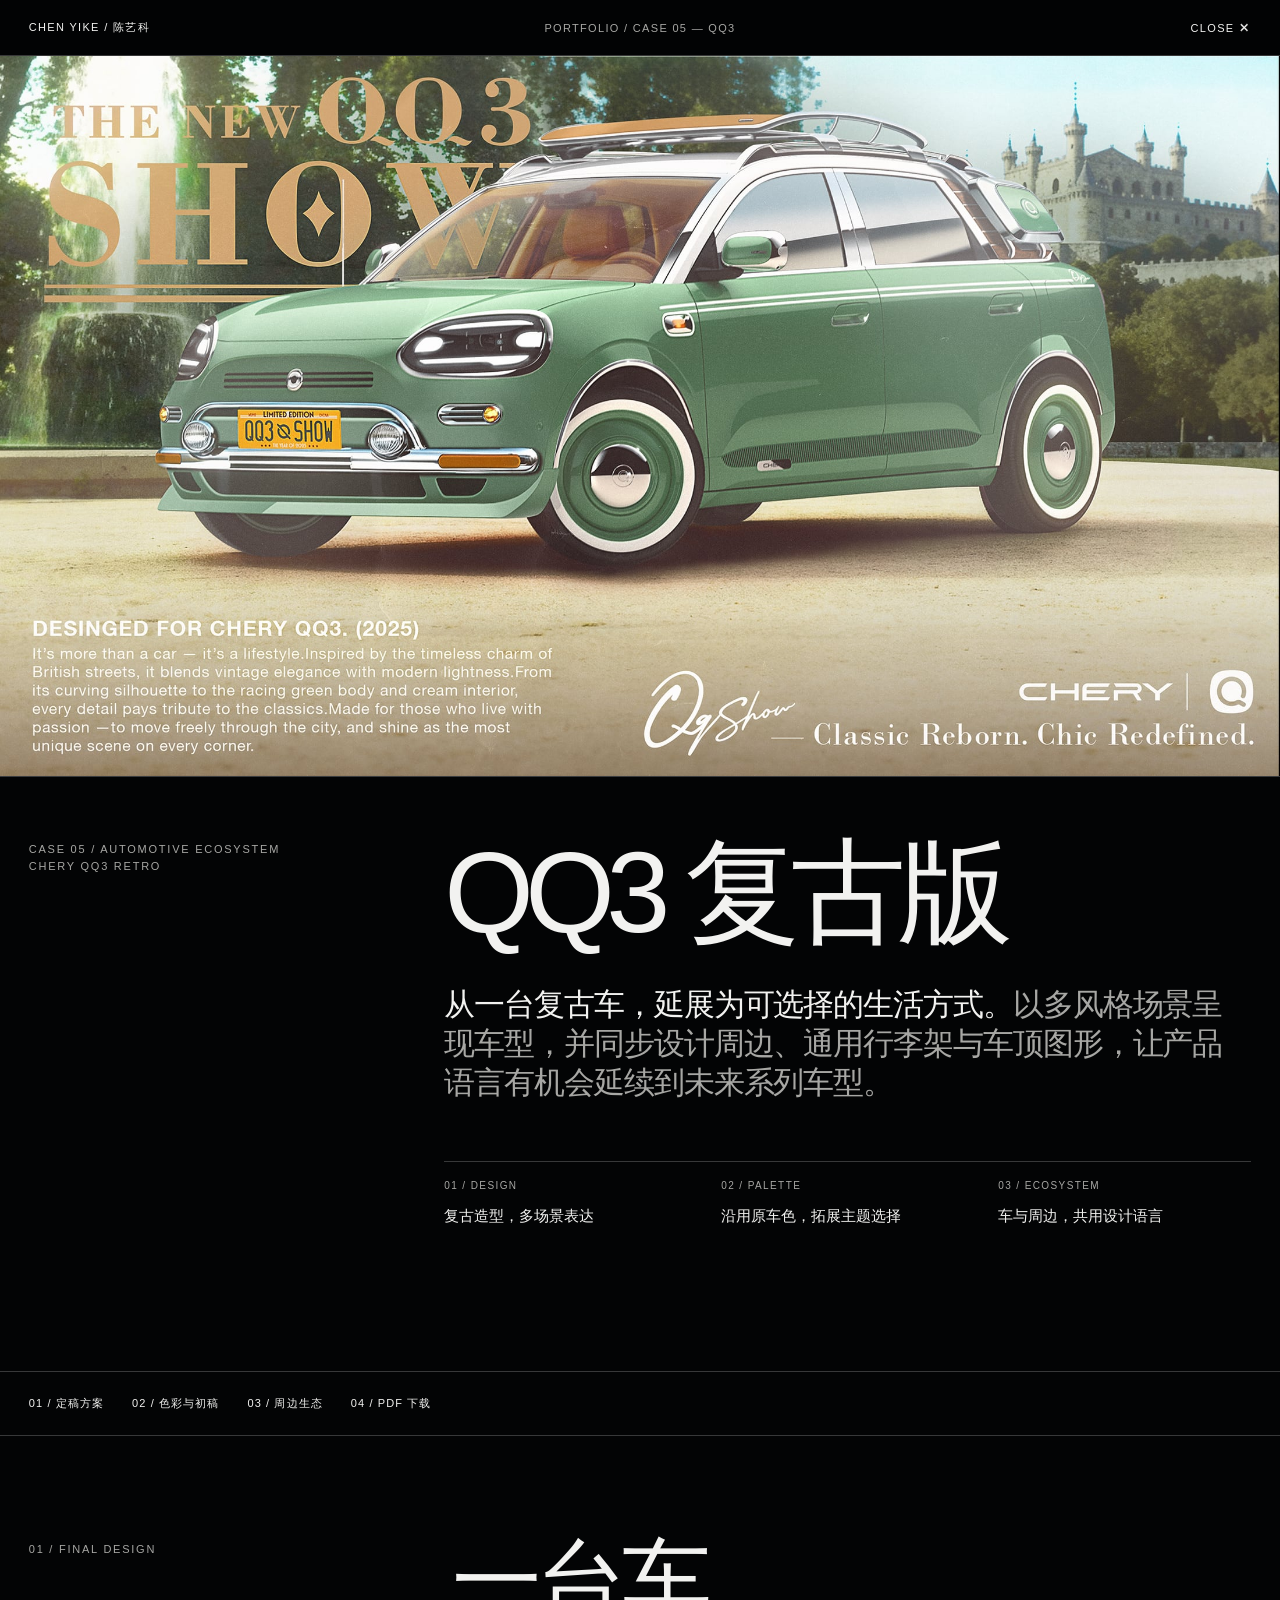
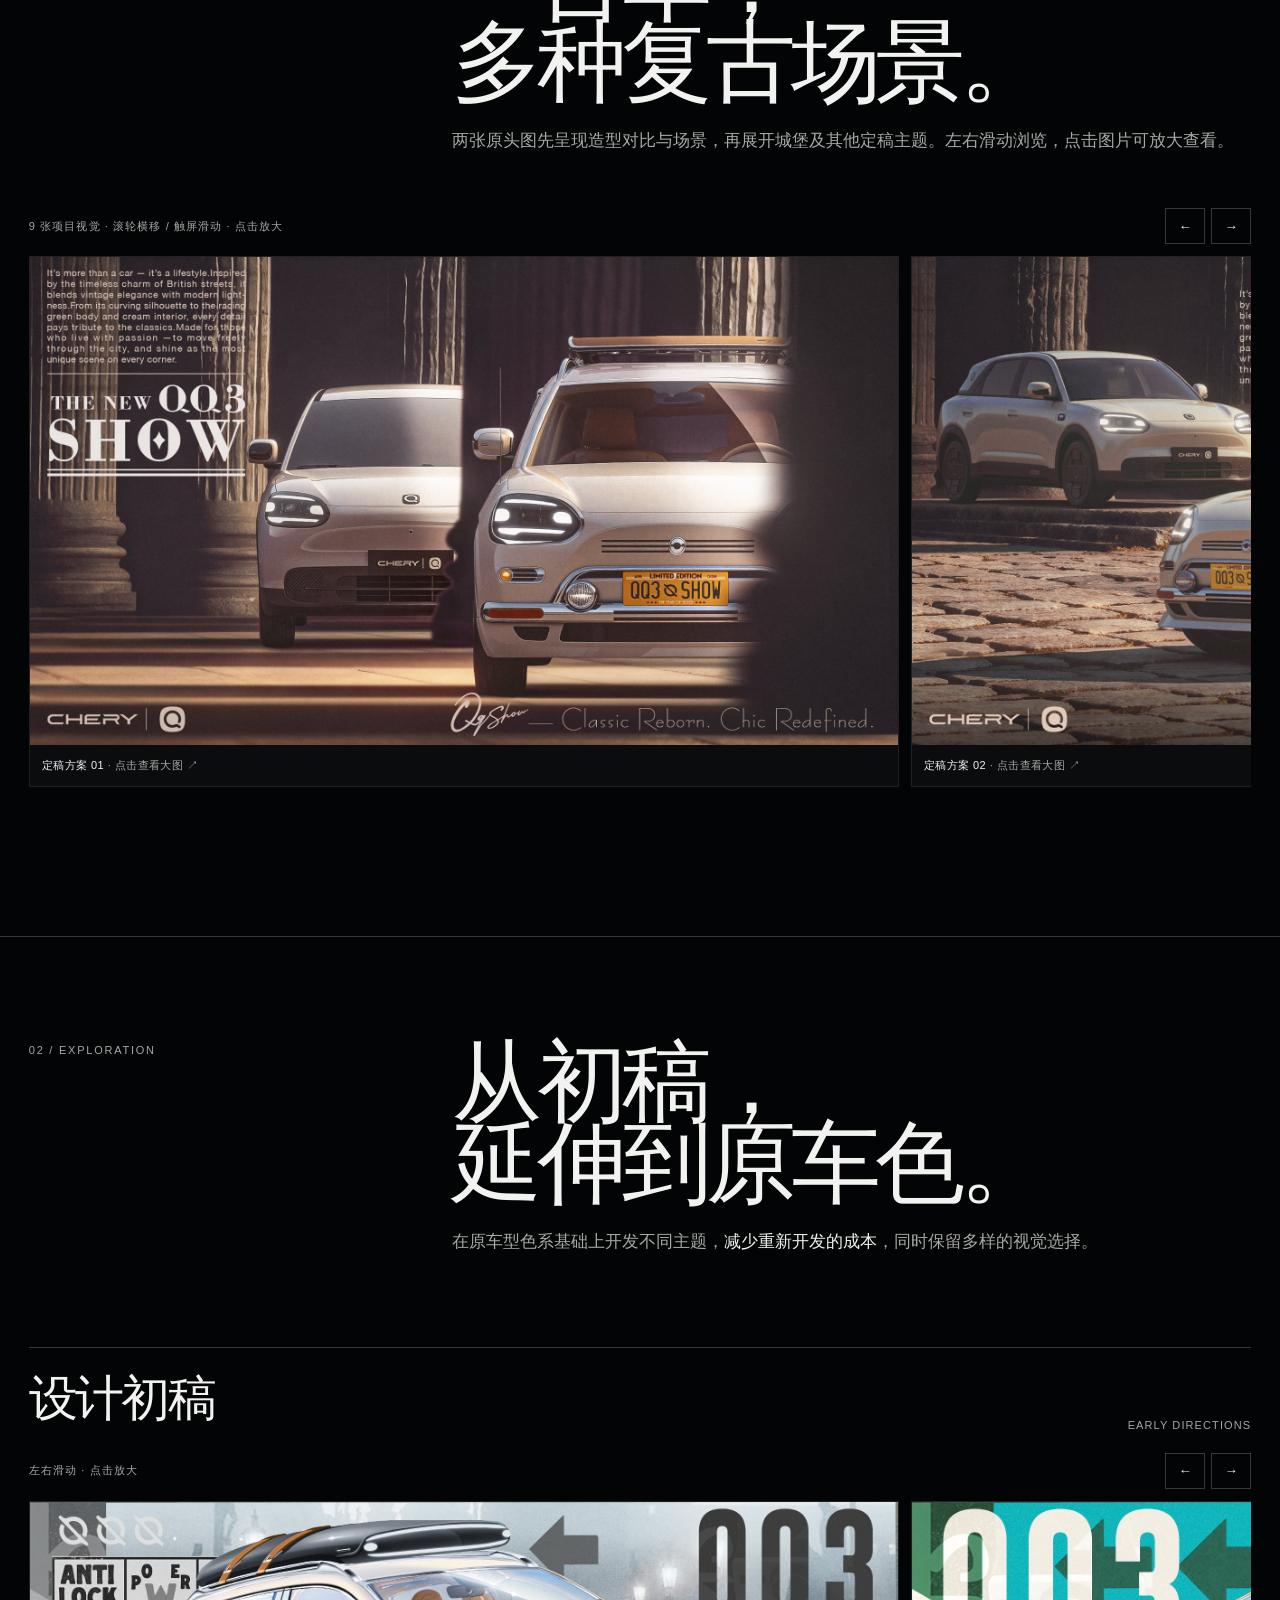
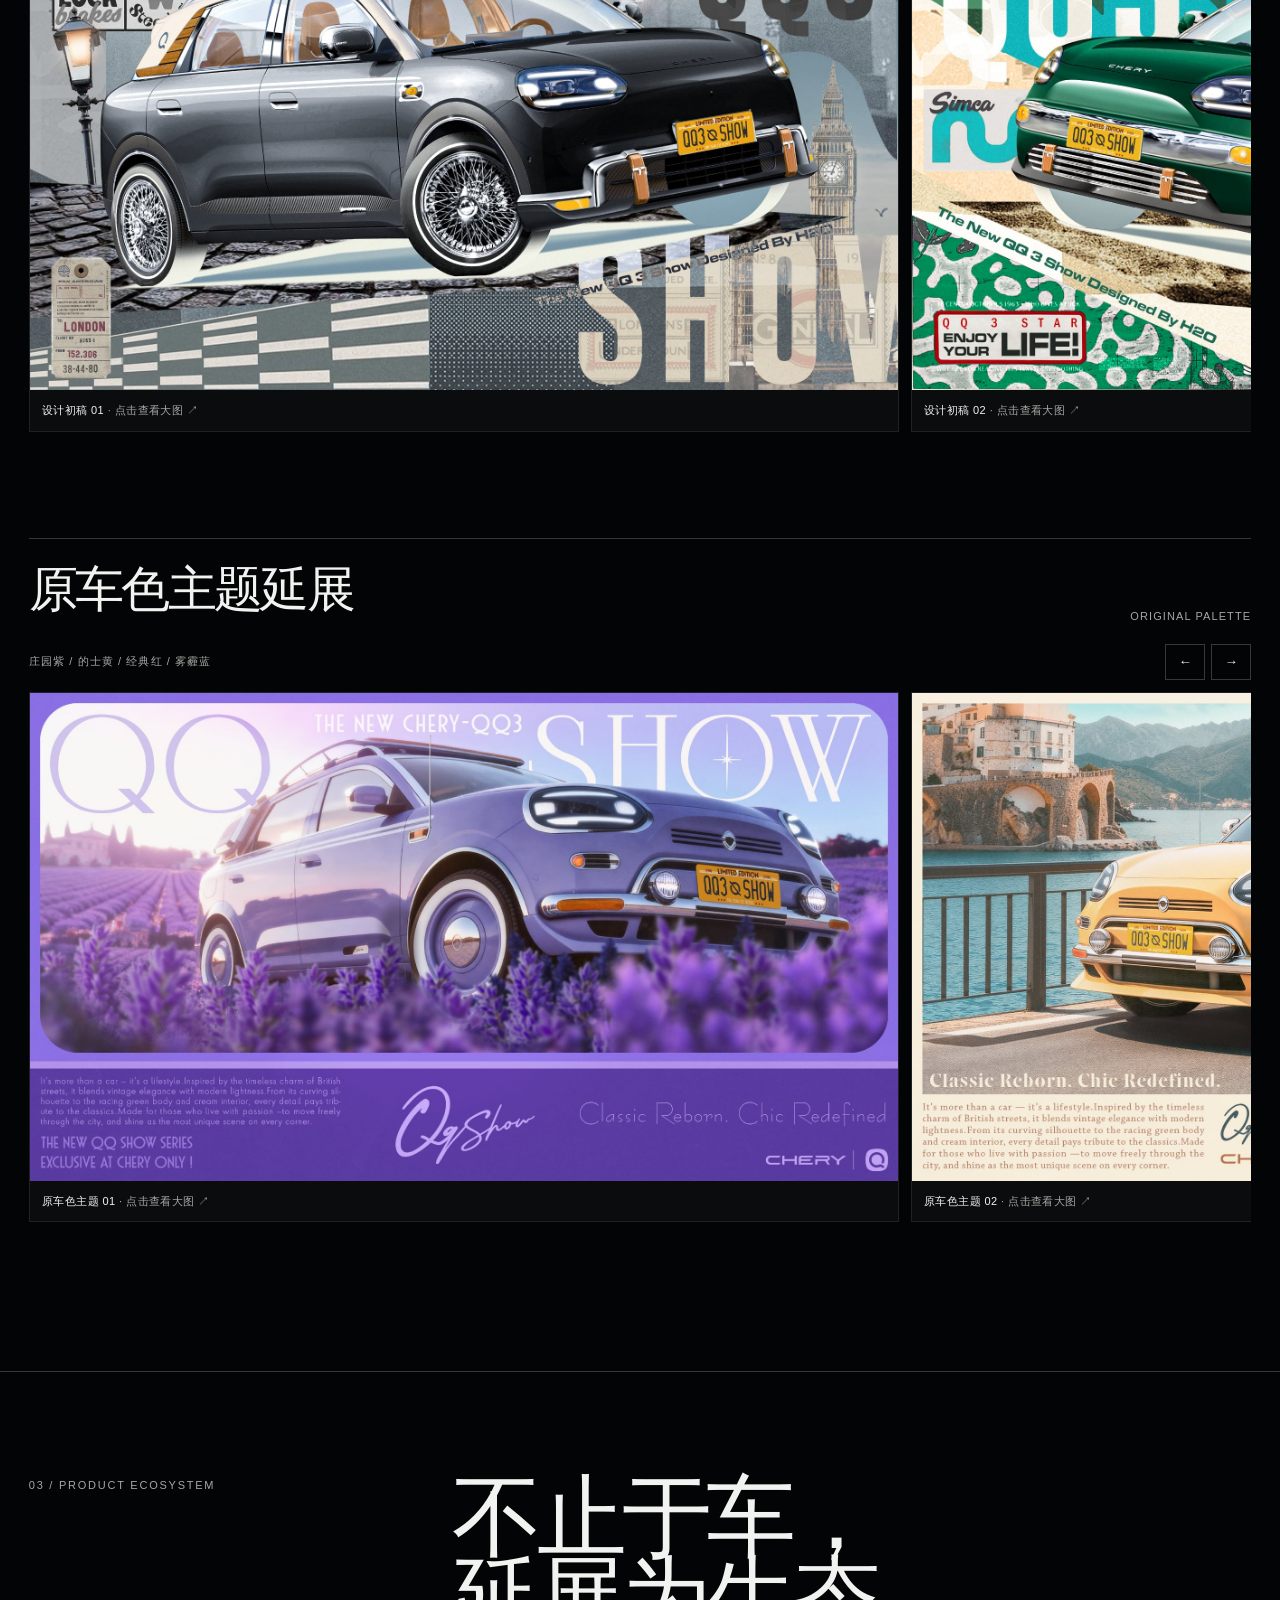
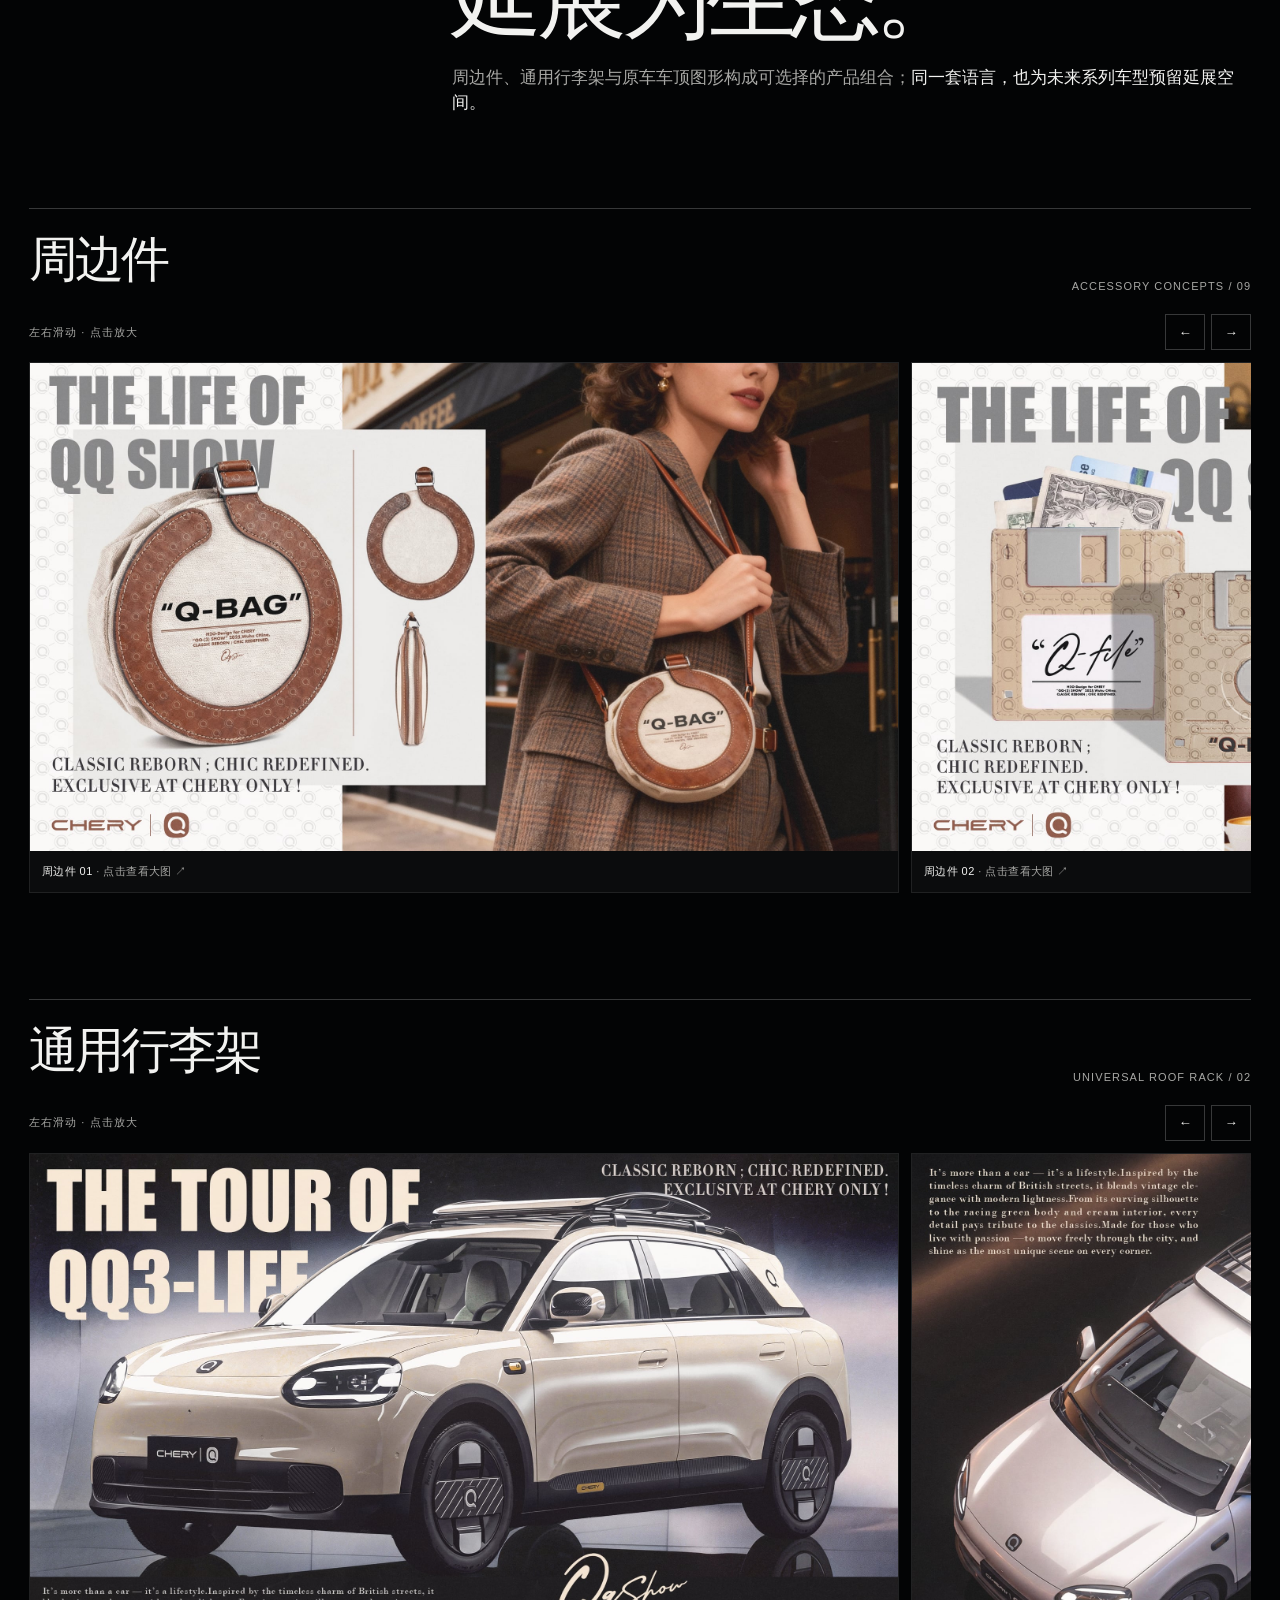
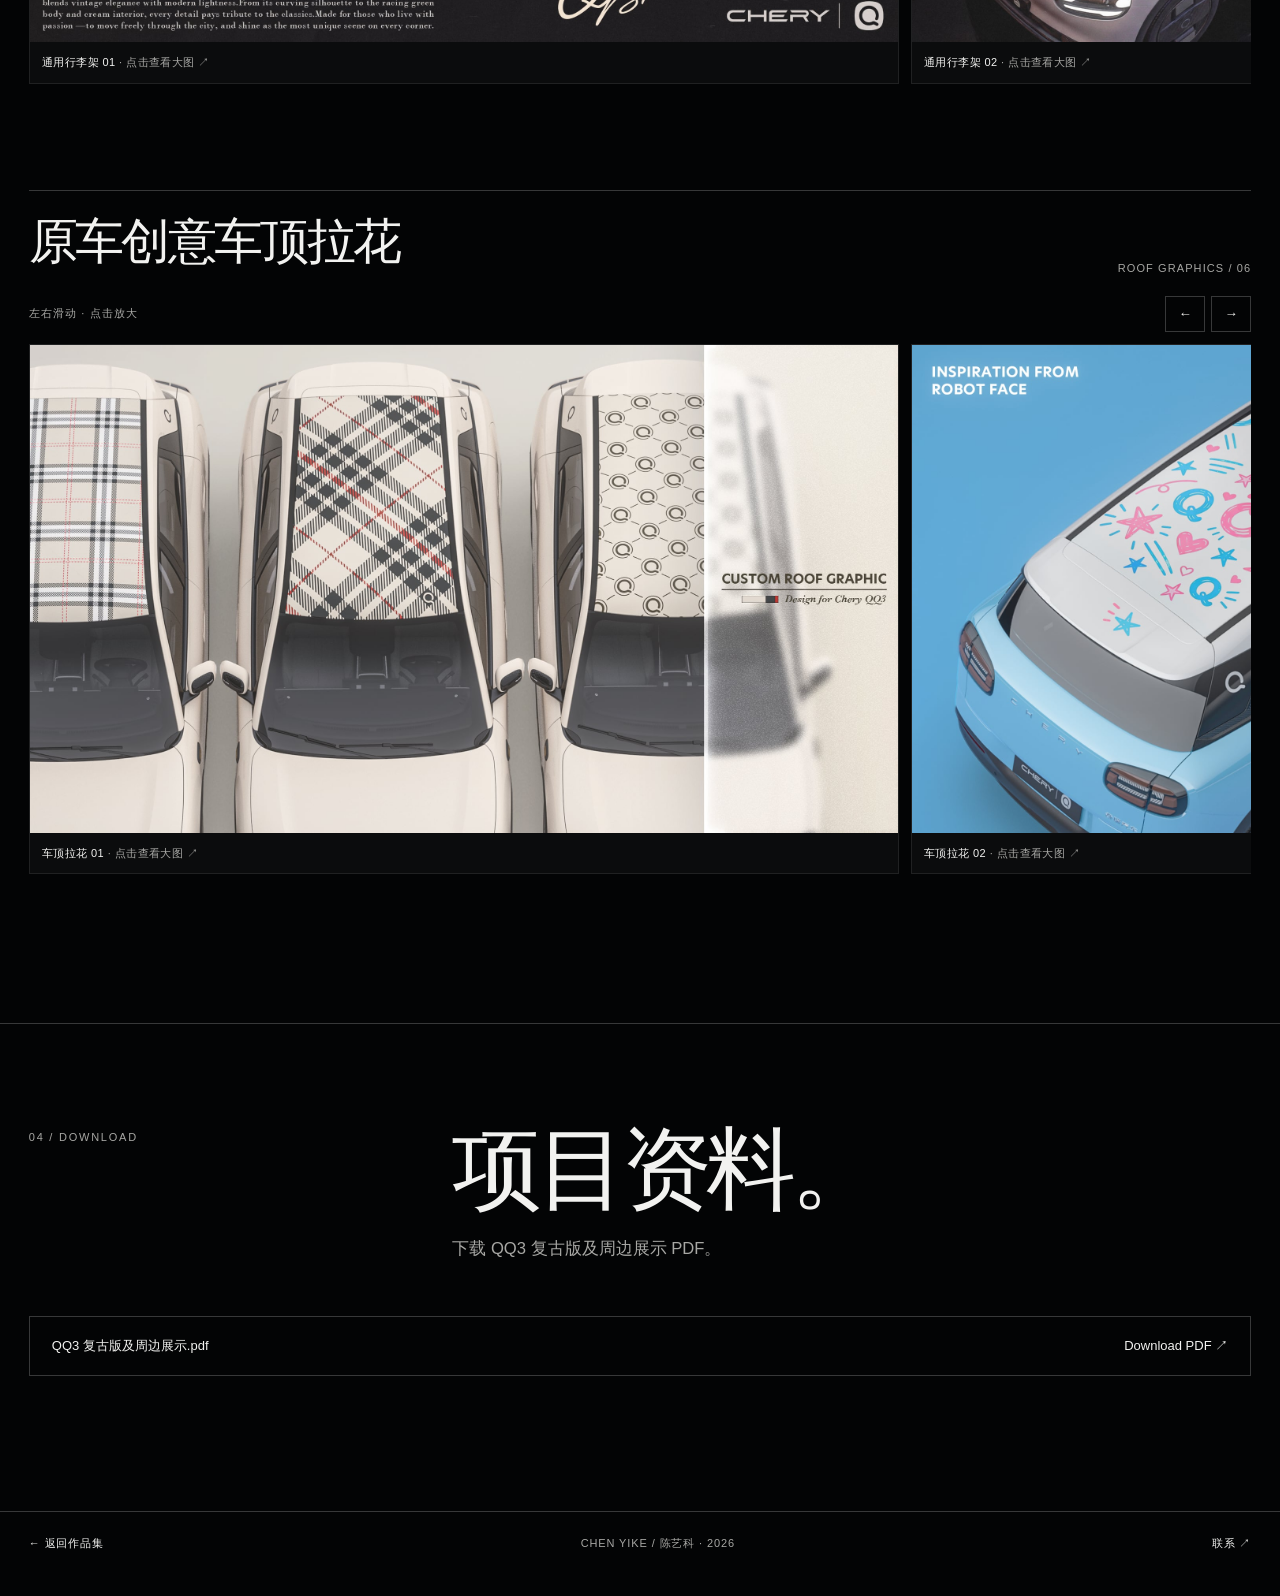
<file: qq3.html>
<!doctype html>
<html lang="zh-CN">
<head>
  <meta charset="utf-8"><meta name="viewport" content="width=device-width, initial-scale=1">
  <meta name="description" content="陈艺科 / CHEN YIKE — QQ3 复古版：从多主题场景化设计到可延展的周边生态。">
  <title>QQ3 复古版 / CHEN YIKE</title>
  <link rel="stylesheet" href="assets/case-gallery.css">
</head>
<body>
  <header class="topbar"><a href="index.html#cases">CHEN YIKE / 陈艺科</a><span class="center">Portfolio / Case 05 — QQ3</span><a class="close" href="index.html#cases">Close ✕</a></header>
  <main>
    <div class="cover" aria-label="QQ3 城堡场景项目头图"><img src="assets/qq3/final-01.jpg" alt="QQ3 复古版城堡场景定稿视觉" fetchpriority="high"></div>
    <section class="intro" aria-labelledby="case-title"><span class="eyebrow">Case 05 / Automotive ecosystem<br>CHERY QQ3 RETRO</span><div class="intro-main"><h1 id="case-title">QQ3 复古版</h1><p class="lead">从一台复古车，延展为可选择的生活方式。<span>以多风格场景呈现车型，并同步设计周边、通用行李架与车顶图形，让产品语言有机会延续到未来系列车型。</span></p><dl class="facts"><div><dt>01 / Design</dt><dd>复古造型，多场景表达</dd></div><div><dt>02 / Palette</dt><dd>沿用原车色，拓展主题选择</dd></div><div><dt>03 / Ecosystem</dt><dd>车与周边，共用设计语言</dd></div></dl></div></section>
    <nav class="chapter-nav" aria-label="项目章节"><a href="#final">01 / 定稿方案</a><a href="#exploration">02 / 色彩与初稿</a><a href="#ecosystem">03 / 周边生态</a><a href="#download">04 / PDF 下载</a></nav>
    <section class="chapter" id="final" aria-labelledby="final-title"><div class="chapter-head"><span class="eyebrow">01 / Final design</span><div><h2 id="final-title">一台车，<br>多种复古场景。</h2><p>两张原头图先呈现造型对比与场景，再展开城堡及其他定稿主题。左右滑动浏览，点击图片可放大查看。</p></div></div><div class="gallery" data-gallery data-base="assets/qq3/" data-files="hero-02.jpg,hero-01.jpg,final-01.jpg,final-02.jpg,final-03.jpg,final-04.jpg,final-05.jpg,final-06.jpg,final-07.jpg" data-prefix="final" data-label="定稿方案"><div class="gallery-bar"><span>9 张项目视觉 · 滚轮横移 / 触屏滑动 · 点击放大</span><div><button type="button" data-move="-1" aria-label="向左浏览定稿方案">←</button><button type="button" data-move="1" aria-label="向右浏览定稿方案">→</button></div></div><div class="gallery-track" tabindex="0" aria-label="QQ3 定稿方案"></div></div></section>
    <section class="chapter" id="exploration" aria-labelledby="exploration-title"><div class="chapter-head"><span class="eyebrow">02 / Exploration</span><div><h2 id="exploration-title">从初稿，<br>延伸到原车色。</h2><p>在原车型色系基础上开发不同主题，<strong>减少重新开发的成本</strong>，同时保留多样的视觉选择。</p></div></div><div class="subhead"><h3>设计初稿</h3><span>Early directions</span></div><div class="gallery" data-gallery data-base="assets/qq3/" data-prefix="draft" data-count="2" data-label="设计初稿"><div class="gallery-bar"><span>左右滑动 · 点击放大</span><div><button type="button" data-move="-1" aria-label="向左浏览初稿">←</button><button type="button" data-move="1" aria-label="向右浏览初稿">→</button></div></div><div class="gallery-track" tabindex="0" aria-label="QQ3 设计初稿"></div></div><div class="subhead"><h3>原车色主题延展</h3><span>Original palette</span></div><div class="gallery" data-gallery data-base="assets/qq3/" data-prefix="color" data-count="4" data-label="原车色主题"><div class="gallery-bar"><span>庄园紫 / 的士黄 / 经典红 / 雾霾蓝</span><div><button type="button" data-move="-1" aria-label="向左浏览配色">←</button><button type="button" data-move="1" aria-label="向右浏览配色">→</button></div></div><div class="gallery-track" tabindex="0" aria-label="QQ3 原车色主题"></div></div></section>
    <section class="chapter" id="ecosystem" aria-labelledby="ecosystem-title">
      <div class="chapter-head"><span class="eyebrow">03 / Product ecosystem</span><div><h2 id="ecosystem-title">不止于车，<br>延展为生态。</h2><p>周边件、通用行李架与原车车顶图形构成可选择的产品组合；<strong>同一套语言，也为未来系列车型预留延展空间。</strong></p></div></div>
      <div class="subhead"><h3>周边件</h3><span>Accessory concepts / 09</span></div>
      <div class="gallery" data-gallery data-base="assets/qq3/" data-prefix="accessory" data-count="9" data-label="周边件"><div class="gallery-bar"><span>左右滑动 · 点击放大</span><div><button type="button" data-move="-1" aria-label="向左浏览周边件">←</button><button type="button" data-move="1" aria-label="向右浏览周边件">→</button></div></div><div class="gallery-track" tabindex="0" aria-label="QQ3 周边件展示"></div></div>
      <div class="subhead"><h3>通用行李架</h3><span>Universal roof rack / 02</span></div>
      <div class="gallery" data-gallery data-base="assets/qq3/" data-prefix="rack" data-count="2" data-label="通用行李架"><div class="gallery-bar"><span>左右滑动 · 点击放大</span><div><button type="button" data-move="-1" aria-label="向左浏览行李架">←</button><button type="button" data-move="1" aria-label="向右浏览行李架">→</button></div></div><div class="gallery-track" tabindex="0" aria-label="QQ3 通用行李架展示"></div></div>
      <div class="subhead"><h3>原车创意车顶拉花</h3><span>Roof graphics / 06</span></div>
      <div class="gallery" data-gallery data-base="assets/qq3/" data-prefix="roof" data-count="6" data-label="车顶拉花"><div class="gallery-bar"><span>左右滑动 · 点击放大</span><div><button type="button" data-move="-1" aria-label="向左浏览车顶拉花">←</button><button type="button" data-move="1" aria-label="向右浏览车顶拉花">→</button></div></div><div class="gallery-track" tabindex="0" aria-label="QQ3 原车创意车顶拉花"></div></div>
    </section>
    <section class="chapter" id="download" aria-labelledby="download-title"><div class="chapter-head"><span class="eyebrow">04 / Download</span><div><h2 id="download-title">项目资料。</h2><p>下载 QQ3 复古版及周边展示 PDF。</p></div></div><a class="download-inline" href="assets/qq3/qq3-retro-accessories.pdf" download><span>QQ3 复古版及周边展示.pdf</span><span>Download PDF ↗</span></a></section>
  </main>
  <dialog id="image-viewer" aria-label="查看项目大图"><div class="viewer-bar"><span>QQ3 / <span id="viewer-caption"></span></span><button class="viewer-close" type="button" aria-label="关闭大图">✕</button></div><img alt=""></dialog>
  <footer class="foot"><a href="index.html#cases">← 返回作品集</a><span>CHEN YIKE / 陈艺科 · 2026</span><a href="index.html#contact">联系 ↗</a></footer>
  <script src="assets/case-gallery.js" defer></script>
</body>
</html>
</file>
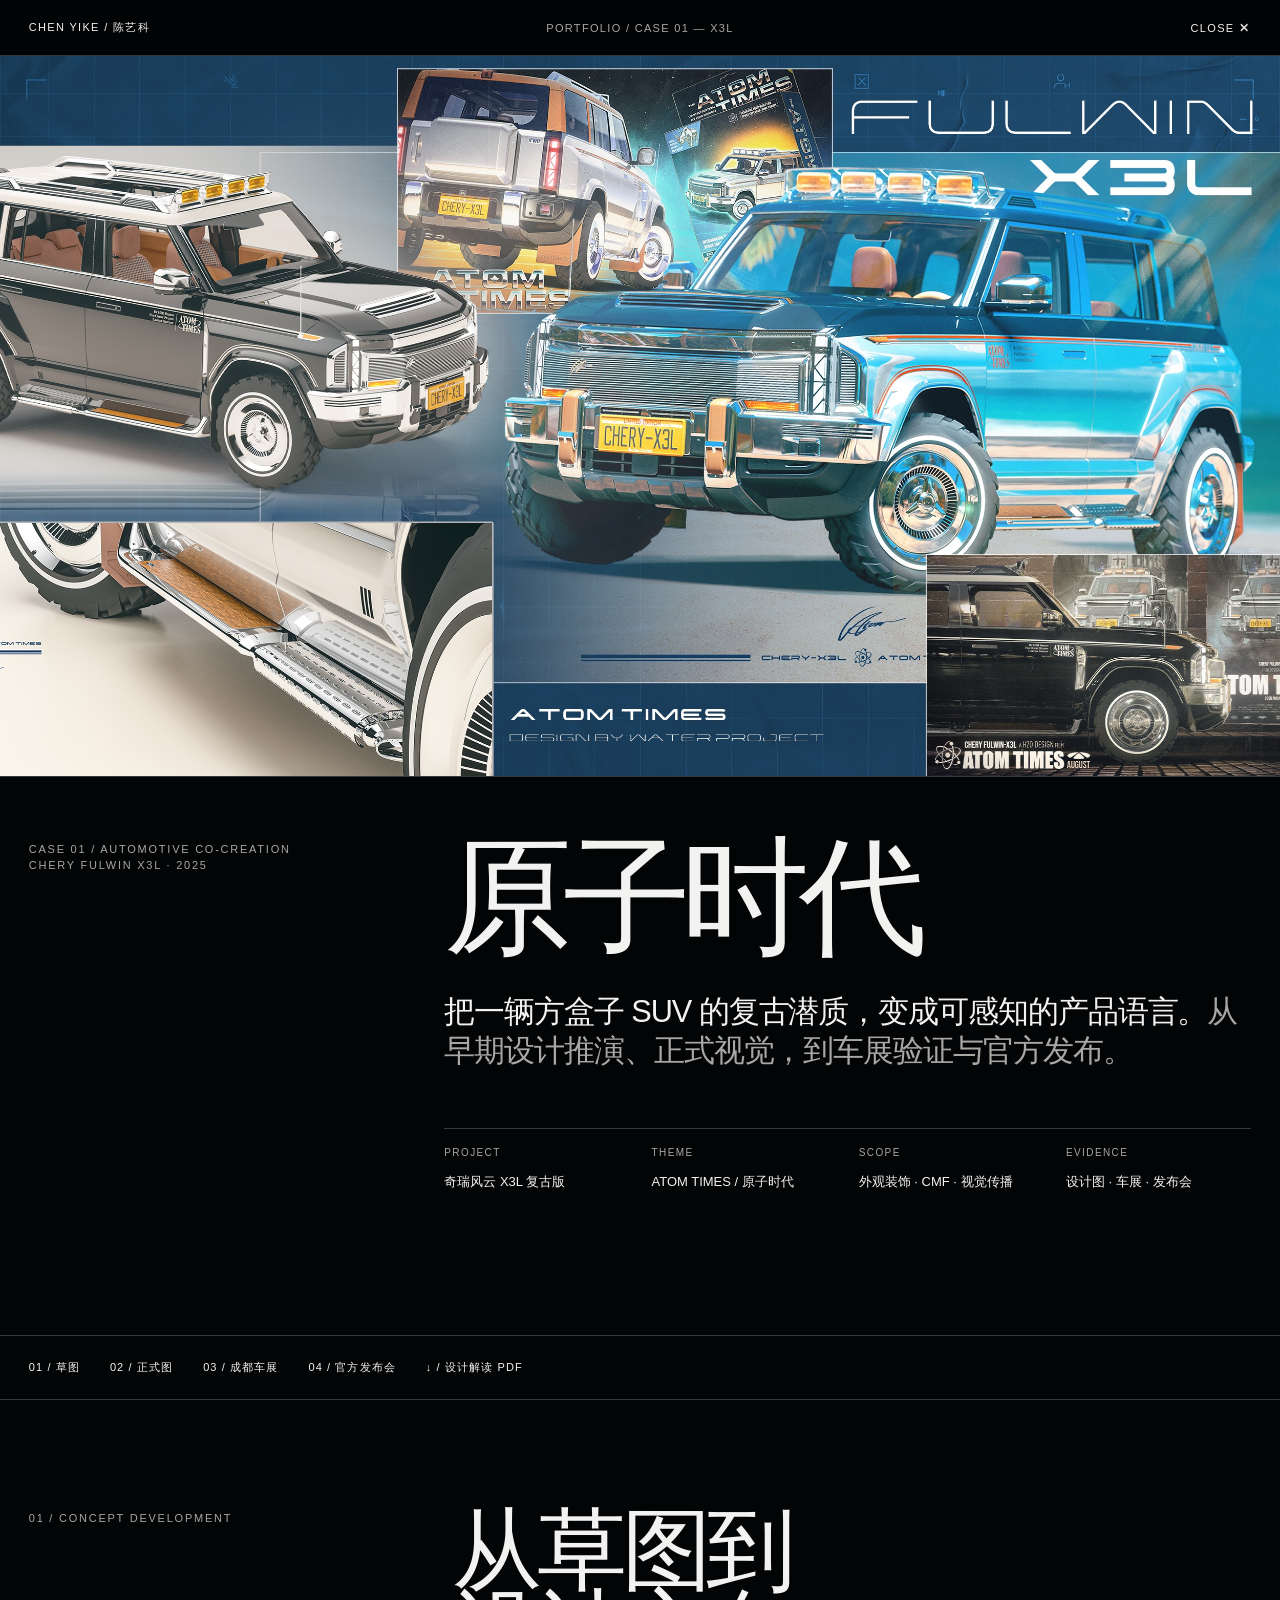
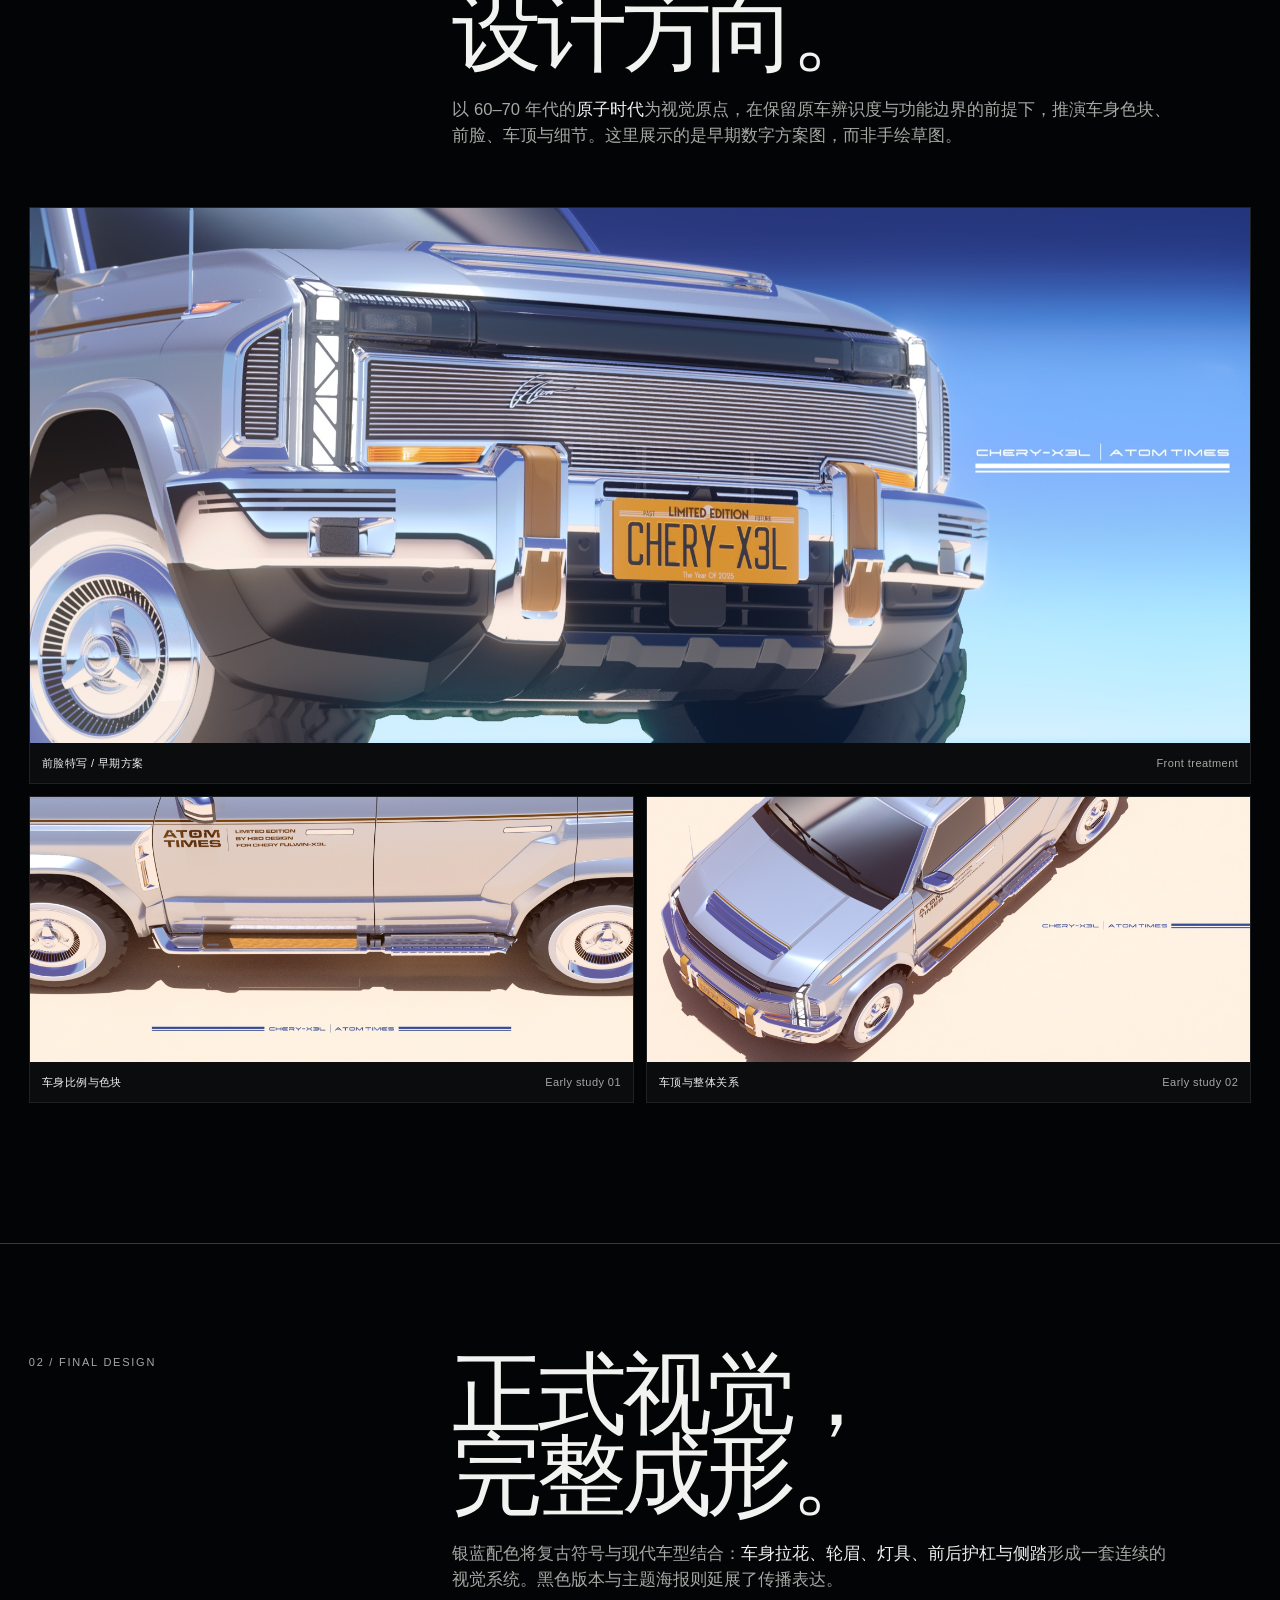
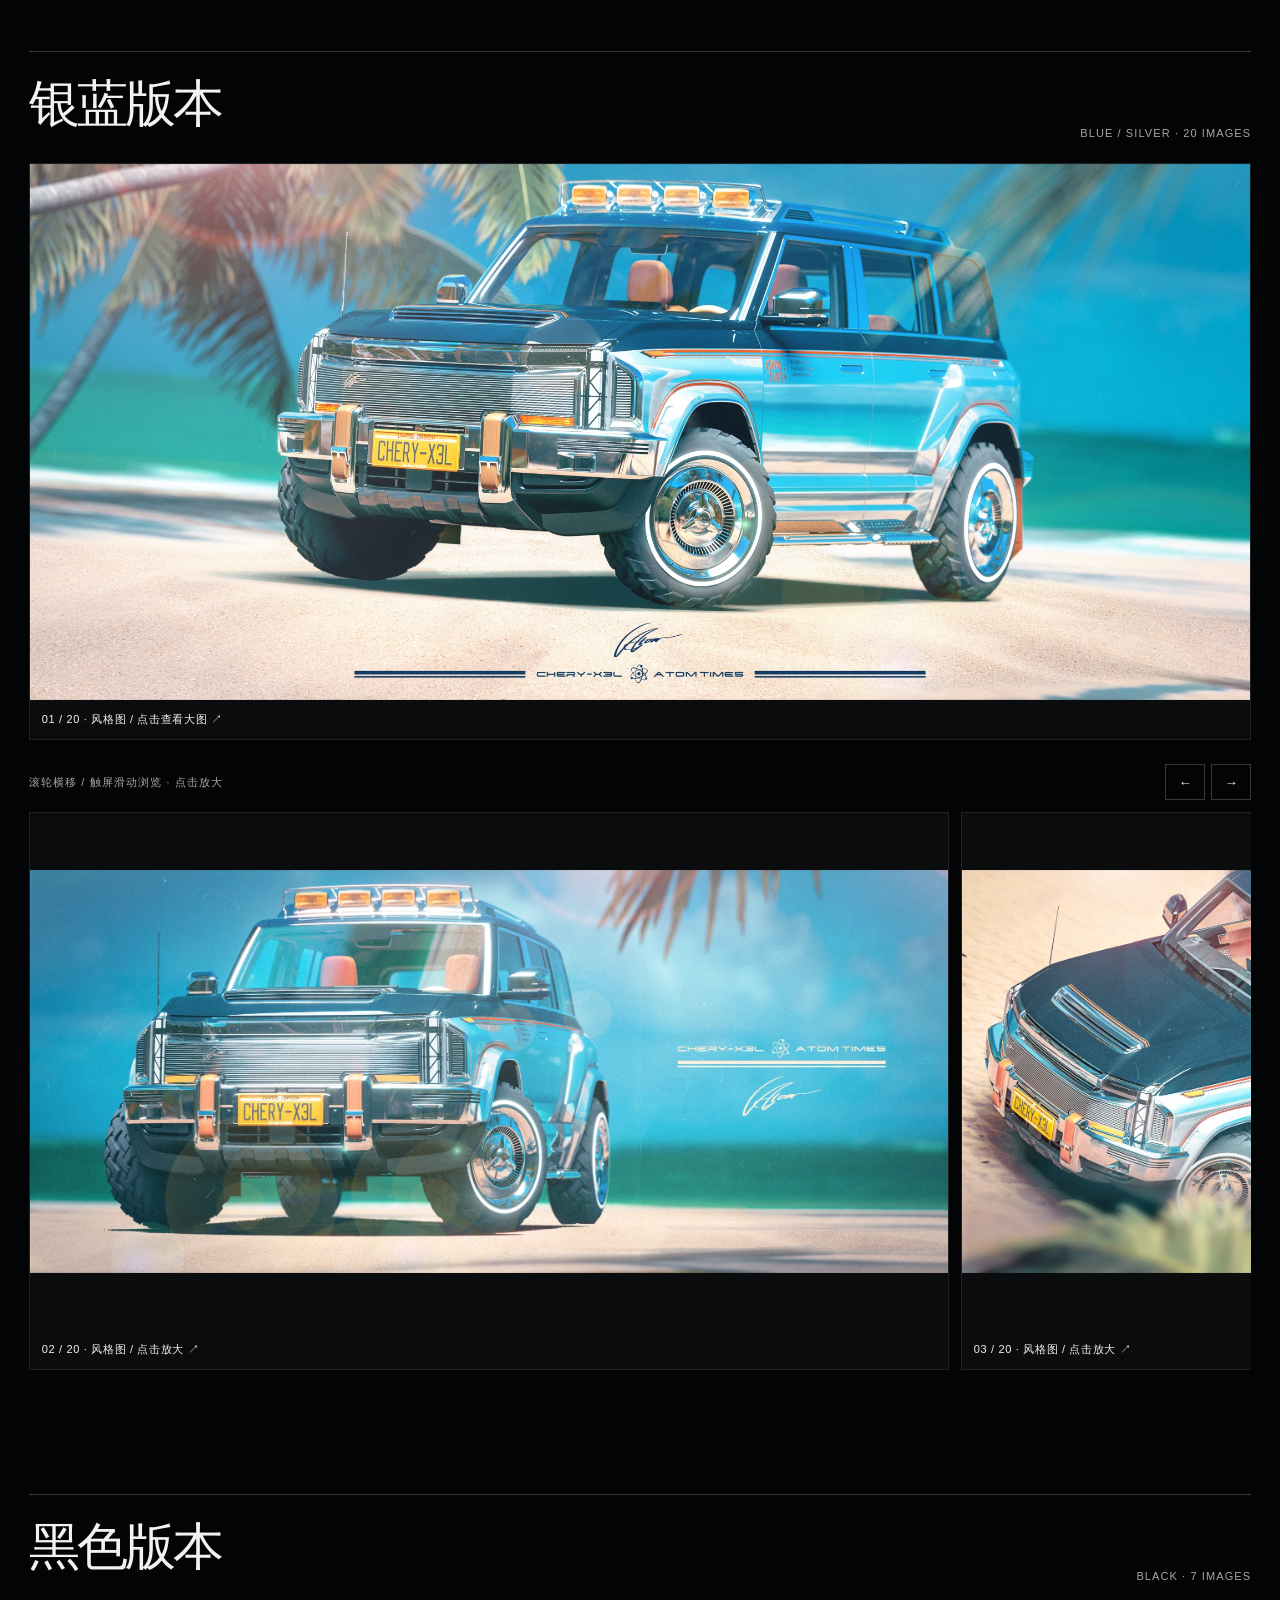
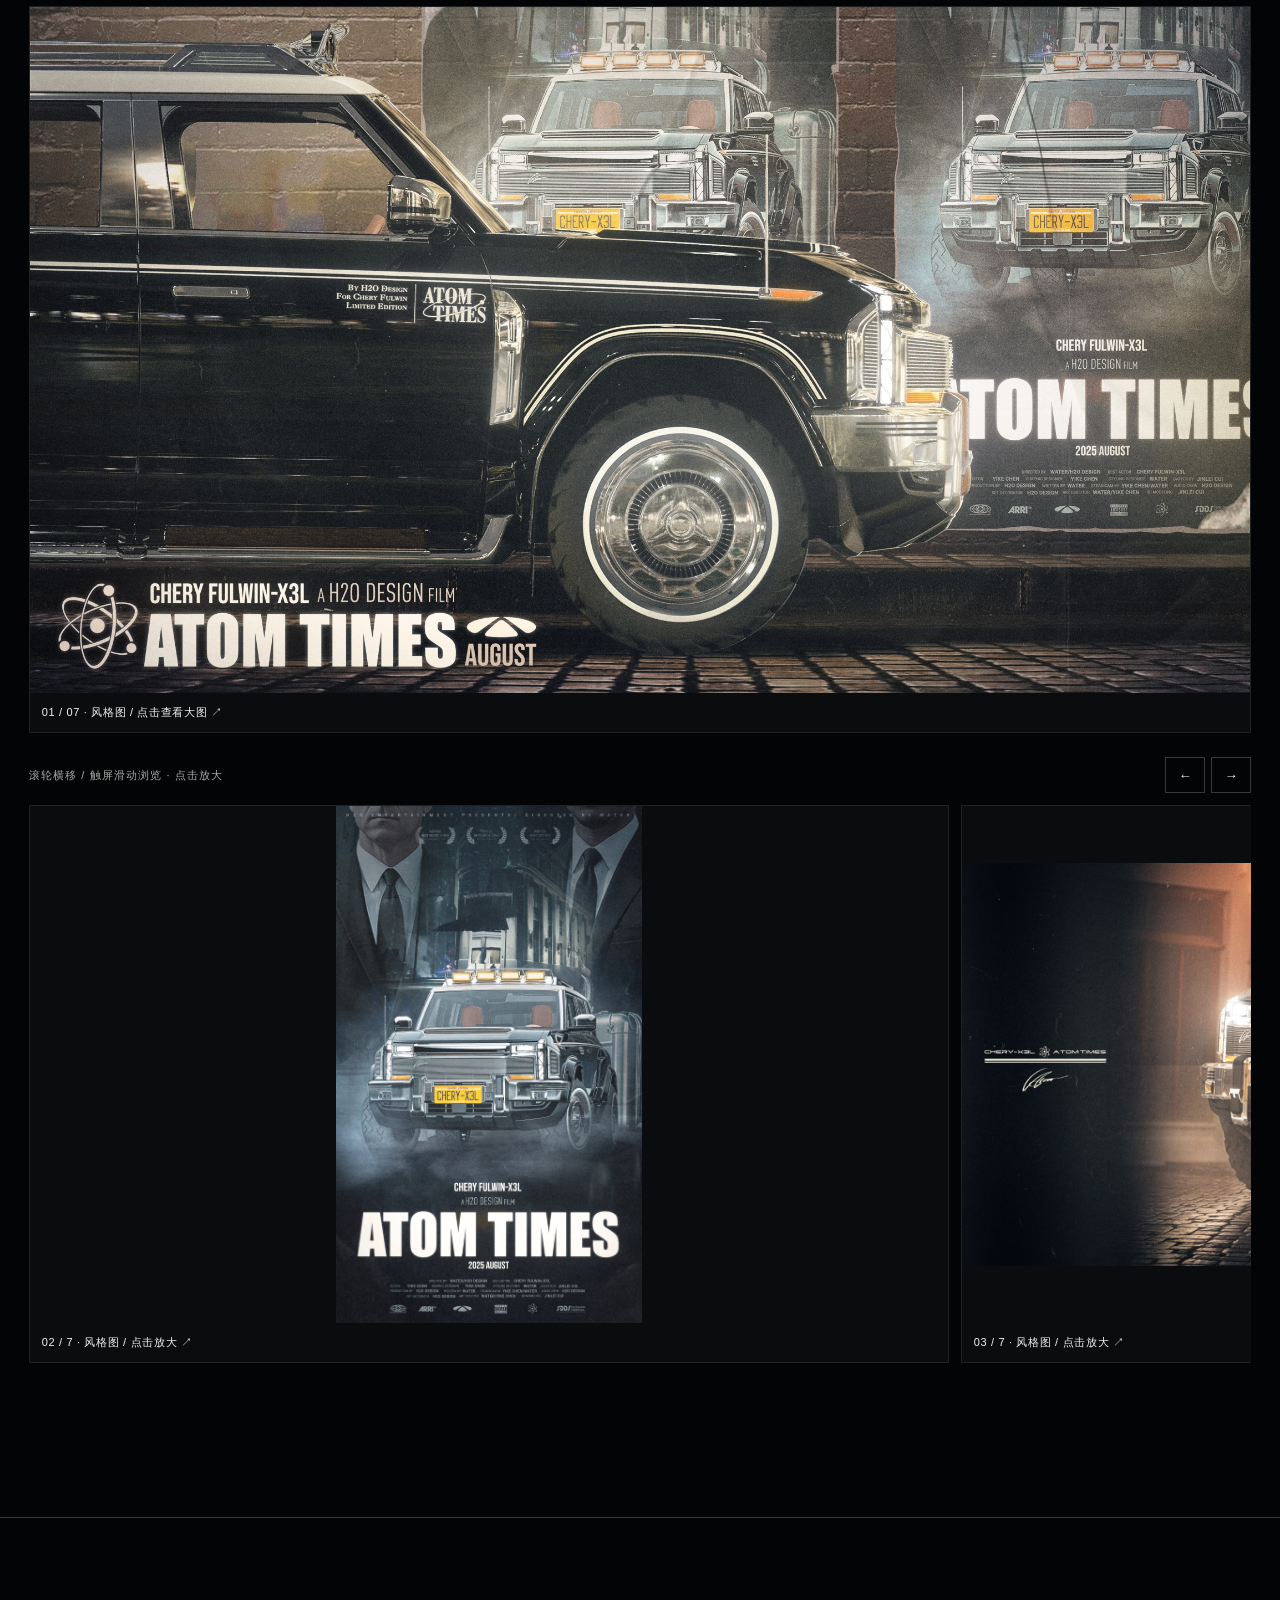
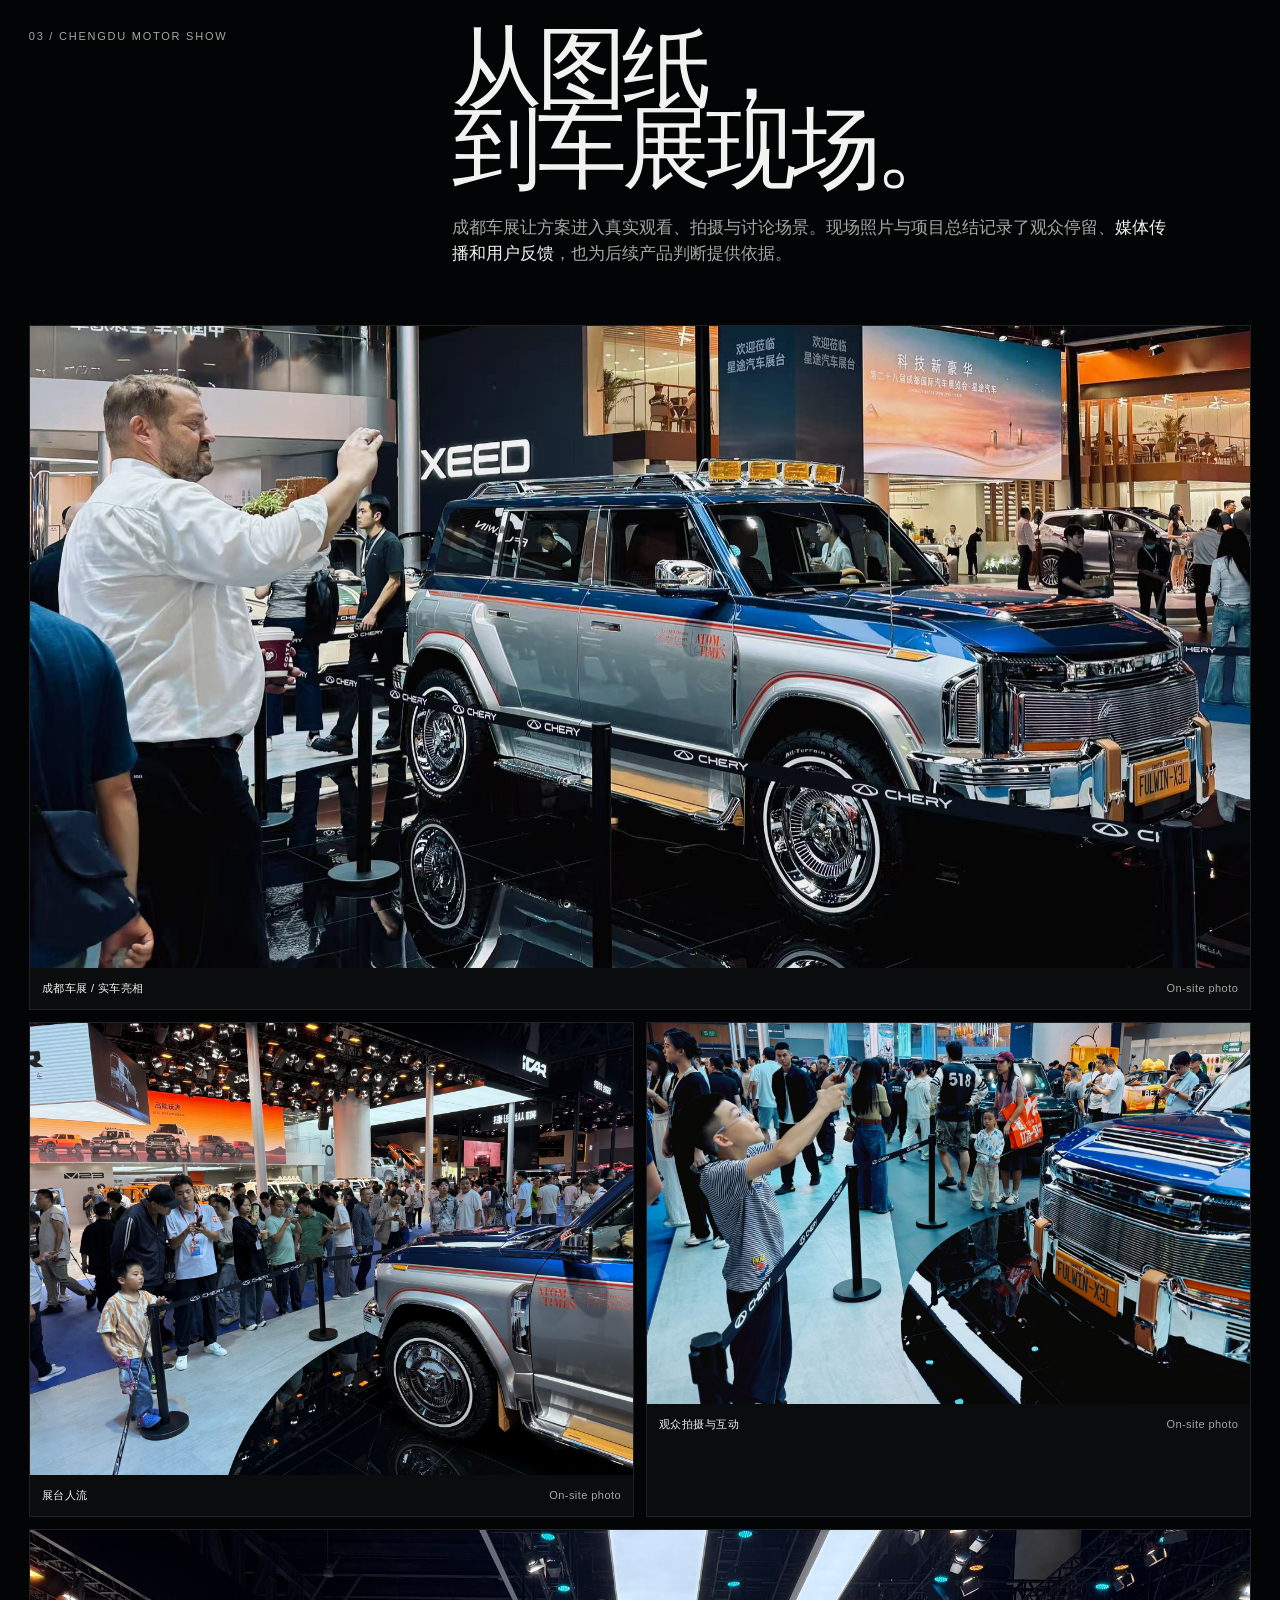
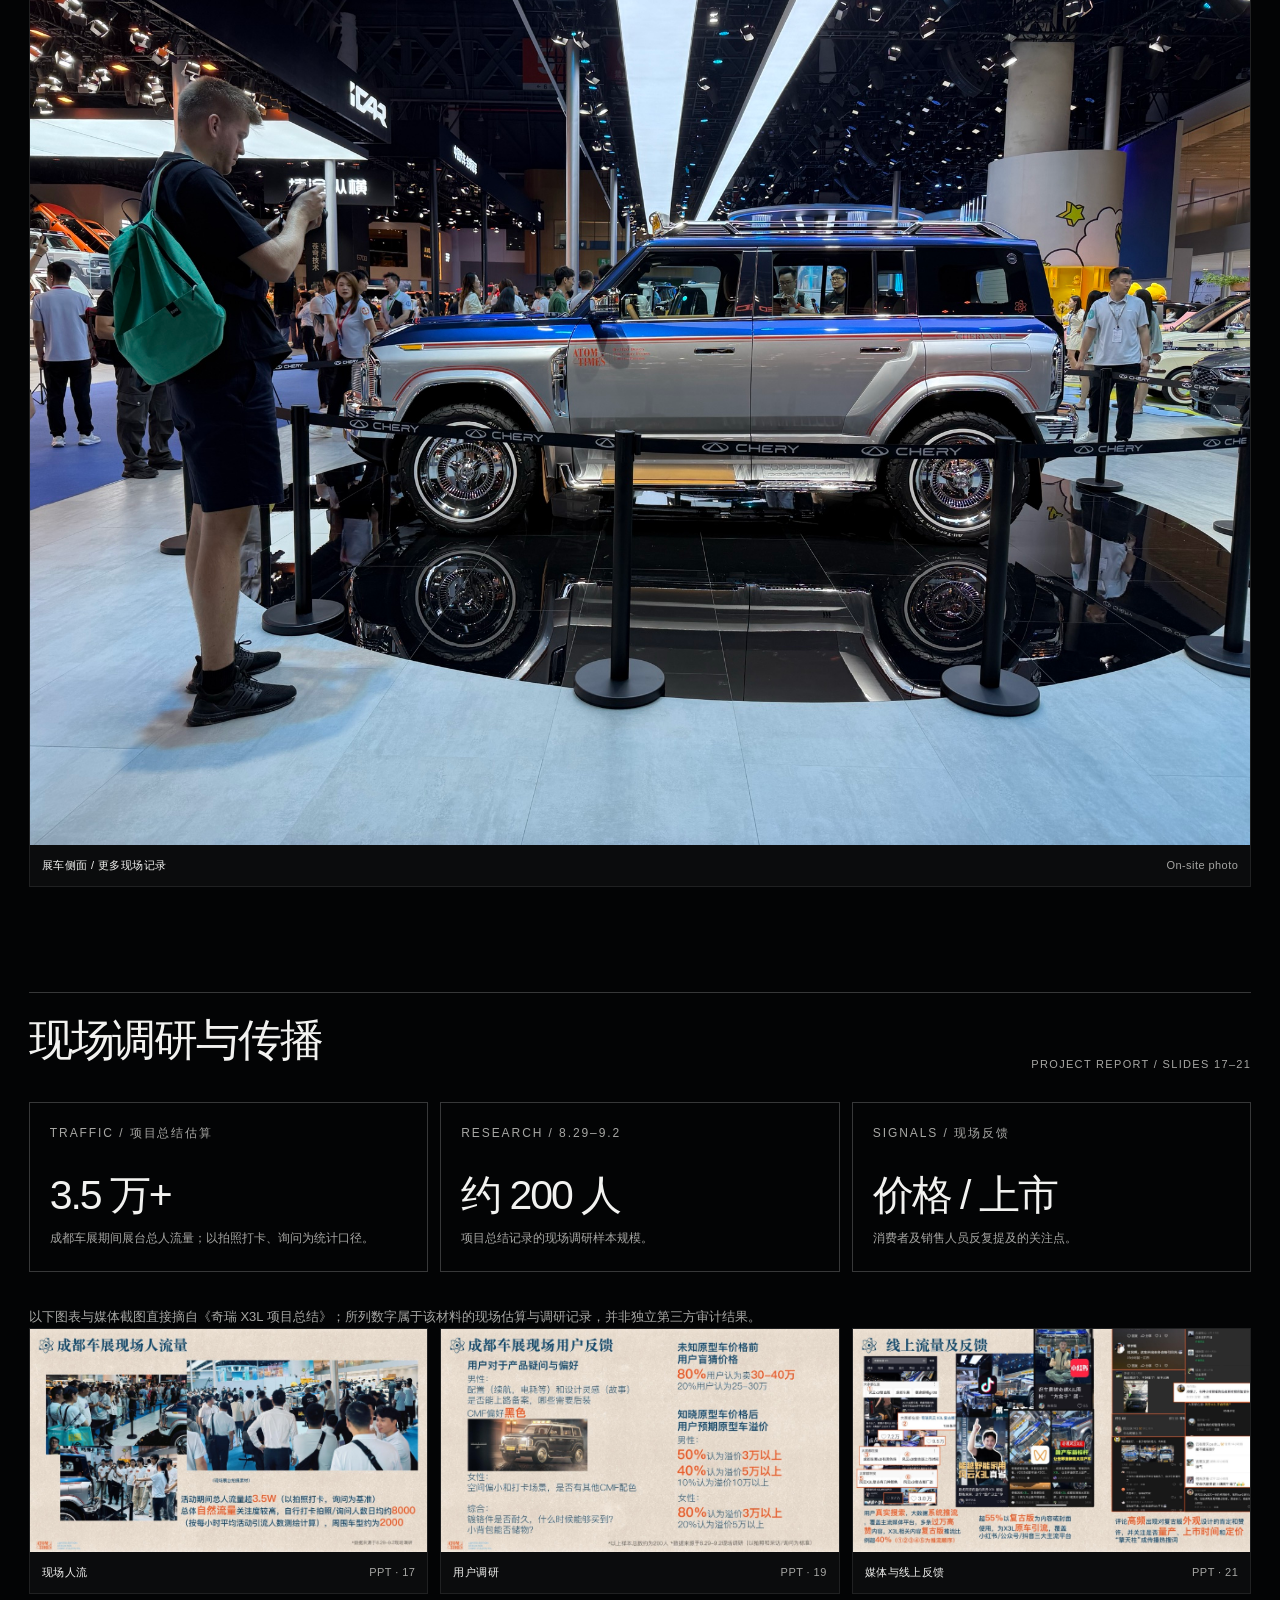
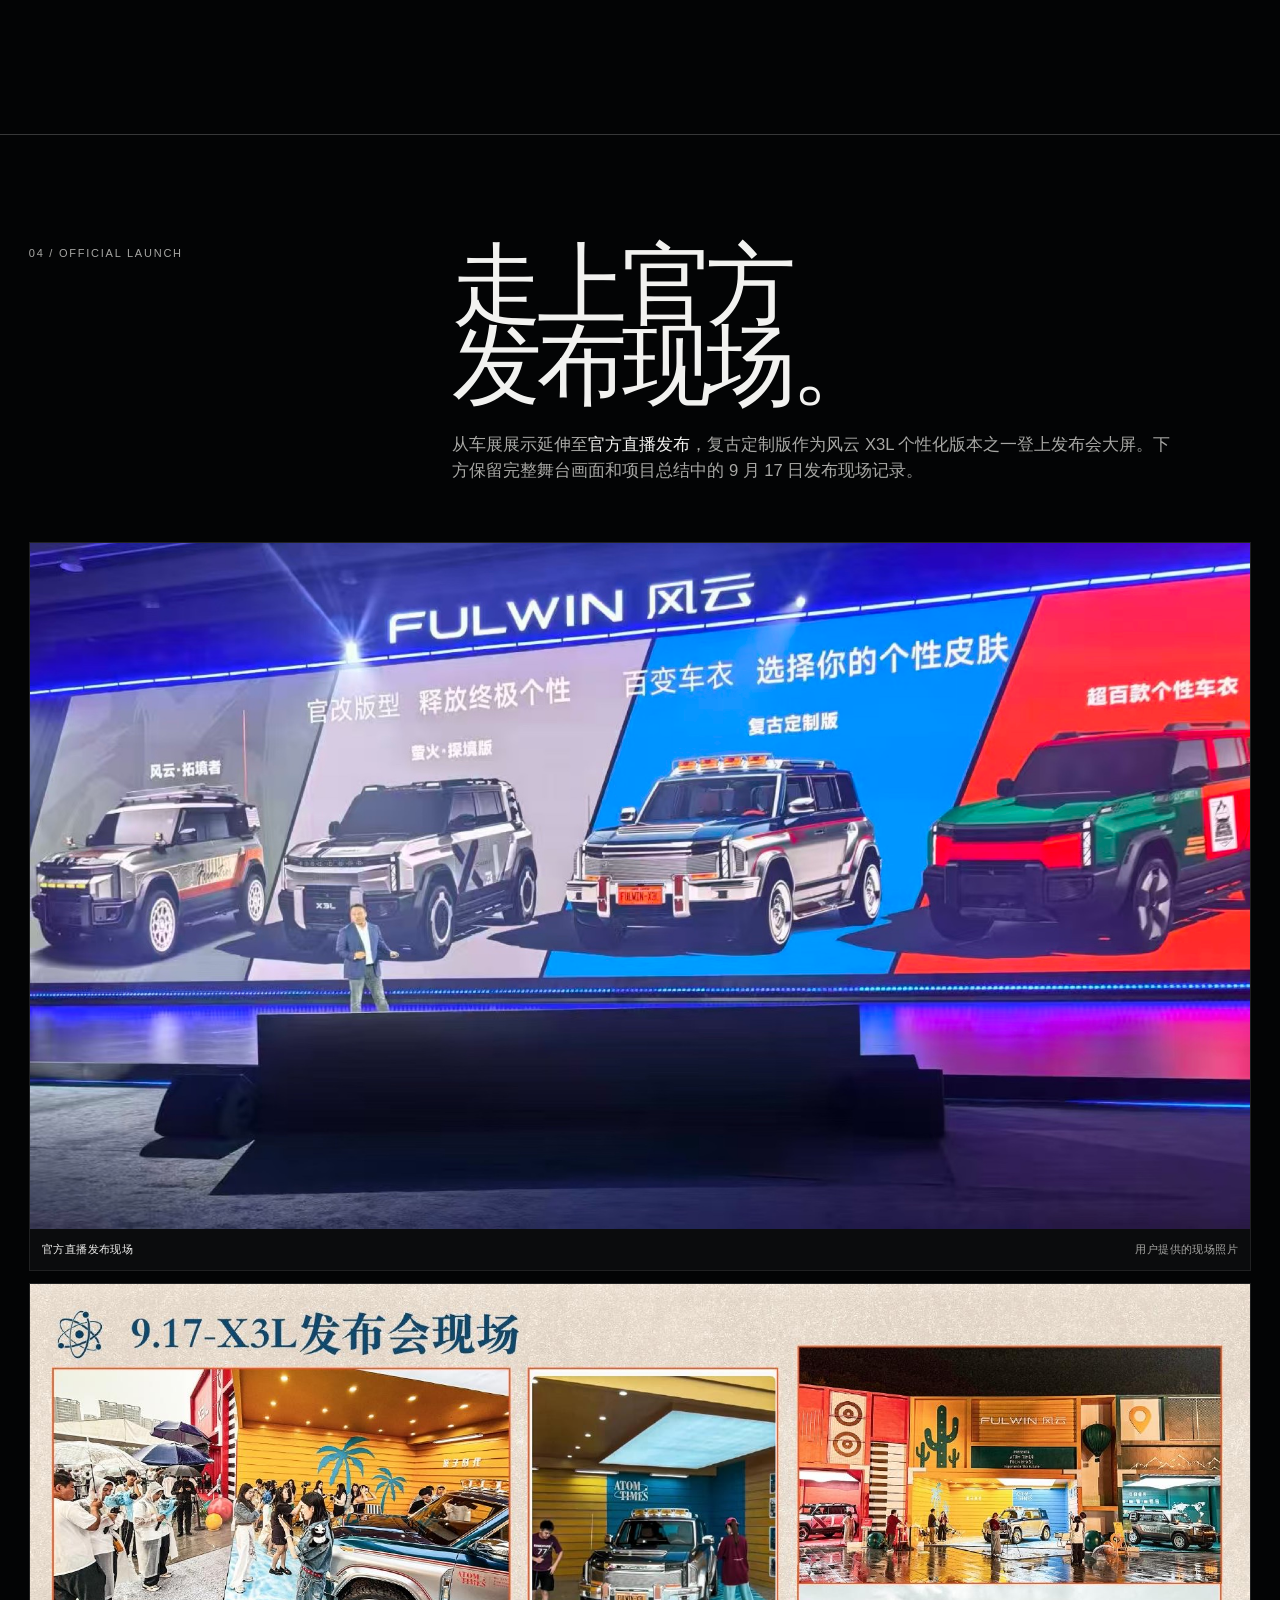
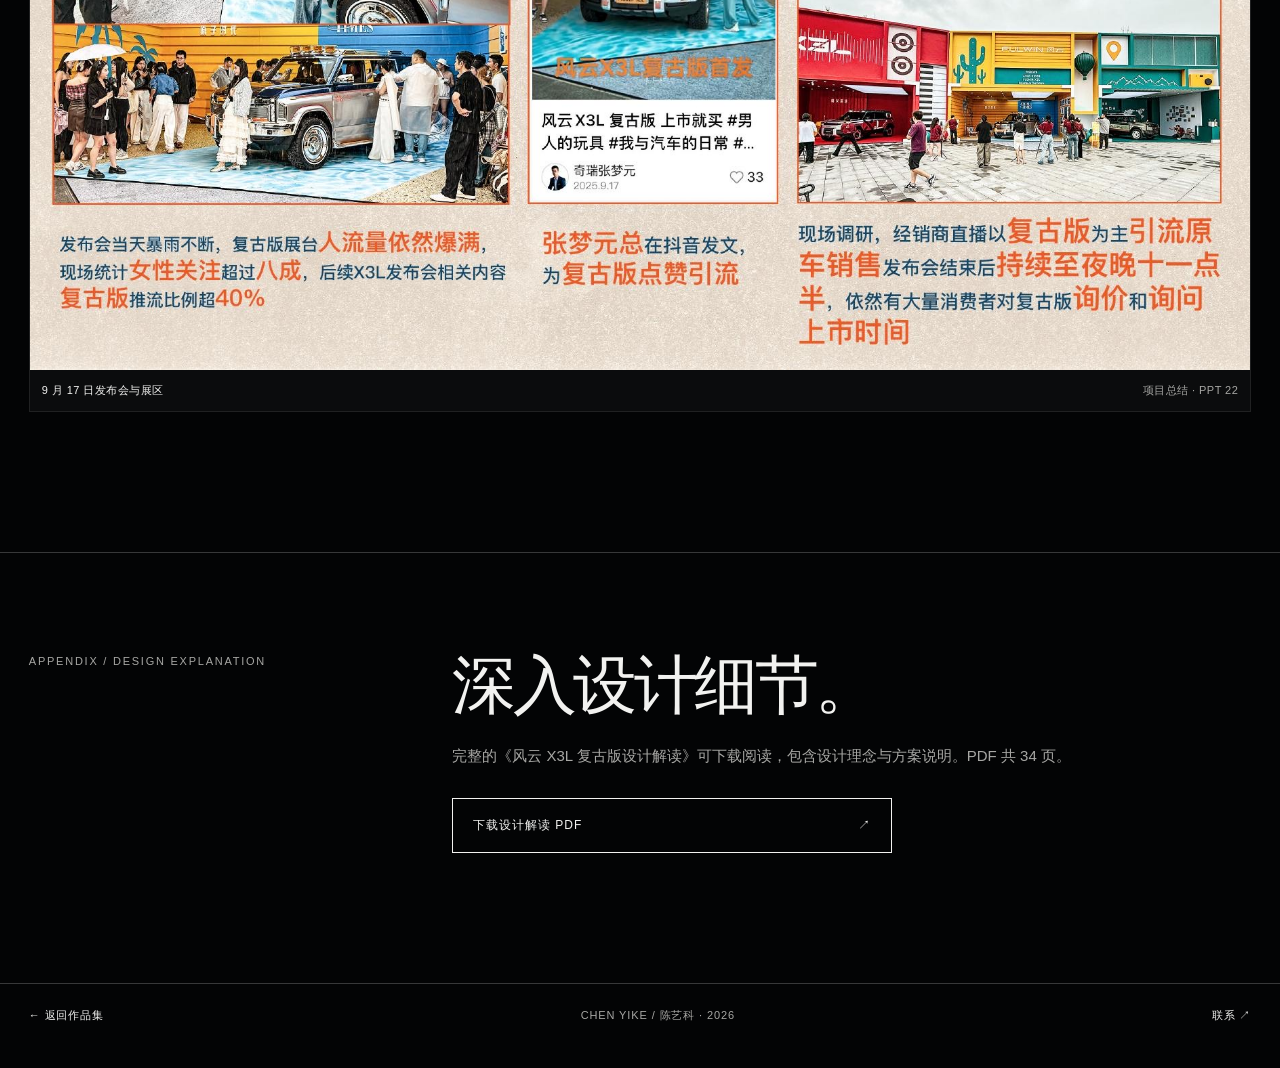
<file: x3l.html>
<!doctype html>
<html lang="zh-CN">
<head>
  <meta charset="utf-8">
  <meta name="viewport" content="width=device-width, initial-scale=1">
  <meta name="description" content="陈艺科 / CHEN YIKE — 奇瑞风云 X3L 复古版「原子时代」项目：从早期方案到正式视觉、成都车展与官方发布。">
  <title>原子时代 — 风云 X3L 复古版 / CHEN YIKE</title>
  <style>
    :root { --bg:#030405; --white:#f2f2f0; --muted:#a7a7a4; --line:rgba(242,242,240,.22); --soft:rgba(242,242,240,.09); --pad:clamp(18px,2.25vw,42px); --sans:"Helvetica Neue",Helvetica,"PingFang SC","Hiragino Sans GB",Arial,sans-serif; }
    * { box-sizing:border-box; }
    html { scroll-behavior:smooth; background:var(--bg); }
    body { margin:0; background:var(--bg); color:var(--white); font-family:var(--sans); -webkit-font-smoothing:antialiased; }
    a { color:inherit; }
    img { display:block; max-width:100%; }
    figure { margin:0; }
    .topbar { position:sticky; top:0; z-index:20; display:grid; grid-template-columns:1fr auto 1fr; gap:20px; align-items:center; min-height:56px; padding:0 var(--pad); border-bottom:1px solid var(--line); background:rgba(3,4,5,.94); backdrop-filter:blur(14px); font-size:11px; letter-spacing:.12em; text-transform:uppercase; }
    .topbar a { text-decoration:none; }
    .topbar a:hover, .chapter-nav a:hover, .foot a:hover { text-decoration:underline; text-underline-offset:5px; }
    .topbar .close { justify-self:end; }
    .topbar .center { color:var(--muted); }
    .cover { width:100%; border-bottom:1px solid var(--line); }
    .cover img { width:100%; height:auto; }
    .intro { display:grid; grid-template-columns:repeat(6,1fr); gap:24px; padding:clamp(42px,5vw,90px) var(--pad) clamp(80px,10vw,180px); border-bottom:1px solid var(--line); }
    .eyebrow { color:var(--muted); font-size:11px; letter-spacing:.16em; line-height:1.5; text-transform:uppercase; }
    .intro .eyebrow { grid-column:1 / 3; }
    .intro-main { grid-column:3 / 7; }
    h1 { margin:0; font-size:clamp(58px,10vw,176px); font-weight:400; line-height:.88; letter-spacing:-.075em; }
    .intro-lead { max-width:900px; margin:40px 0 58px; font-size:clamp(23px,2.4vw,43px); line-height:1.24; letter-spacing:-.035em; }
    .intro-lead span { color:var(--muted); }
    .facts { display:grid; grid-template-columns:repeat(4,1fr); gap:22px; padding-top:18px; border-top:1px solid var(--line); }
    .facts dt { margin-bottom:14px; color:var(--muted); font-size:10px; letter-spacing:.14em; text-transform:uppercase; }
    .facts dd { margin:0; font-size:13px; line-height:1.5; }
    .chapter-nav { display:flex; flex-wrap:wrap; gap:18px 30px; padding:24px var(--pad); border-bottom:1px solid var(--line); font-size:11px; letter-spacing:.1em; text-transform:uppercase; }
    .chapter-nav a { text-decoration:none; }
    .chapter { padding:110px var(--pad) 140px; border-bottom:1px solid var(--line); scroll-margin-top:56px; }
    .chapter-head { display:grid; grid-template-columns:2fr 4fr; gap:24px; margin-bottom:58px; }
    .chapter-head h2 { max-width:1100px; margin:0; font-size:clamp(48px,7vw,126px); font-weight:400; line-height:.9; letter-spacing:-.06em; }
    .chapter-head p { max-width:720px; margin:26px 0 0; color:var(--muted); font-size:clamp(16px,1.3vw,23px); line-height:1.55; }
    .chapter-head p strong { color:var(--white); font-weight:400; }
    .image-grid { display:grid; grid-template-columns:repeat(2,minmax(0,1fr)); gap:12px; }
    .image-grid .wide { grid-column:1 / -1; }
    .shot { min-width:0; border:1px solid var(--soft); background:#0b0c0d; }
    .shot img { width:100%; height:auto; }
    .shot figcaption { display:flex; justify-content:space-between; gap:18px; padding:12px 0 2px; color:var(--muted); font-size:11px; line-height:1.5; letter-spacing:.04em; }
    .shot figcaption b { color:var(--white); font-weight:400; }
    .shot figcaption span:last-child { text-align:right; }
    .shot figcaption { padding-left:12px; padding-right:12px; padding-bottom:12px; }
    .variant + .variant { margin-top:110px; }
    .variant-heading { display:flex; justify-content:space-between; align-items:end; gap:20px; margin-bottom:24px; padding-top:18px; border-top:1px solid var(--line); }
    .variant-heading h3 { margin:0; font-size:clamp(32px,4vw,70px); font-weight:400; letter-spacing:-.055em; }
    .variant-heading span, .gallery-controls { color:var(--muted); font-size:11px; letter-spacing:.1em; text-transform:uppercase; }
    .variant-hero, .gallery-card { display:block; padding:0; border:1px solid var(--soft); background:#0b0c0d; color:var(--white); font:inherit; text-align:left; cursor:zoom-in; }
    .variant-hero { width:100%; }
    .variant-hero img { width:100%; height:auto; }
    .variant-hero span, .gallery-card span { display:block; padding:12px; font-size:11px; letter-spacing:.06em; }
    .gallery-controls { display:flex; justify-content:space-between; align-items:center; gap:16px; margin:24px 0 12px; }
    .gallery-controls button { width:40px; height:36px; margin-left:6px; border:1px solid var(--line); background:transparent; color:var(--white); cursor:pointer; }
    .gallery-track { display:flex; gap:12px; overflow-x:auto; scroll-snap-type:x mandatory; scrollbar-color:var(--muted) var(--bg); padding-bottom:14px; }
    .gallery-card { flex:0 0 min(76vw,920px); scroll-snap-align:start; }
    .gallery-card img { width:100%; aspect-ratio:16/9; object-fit:contain; }
    #image-viewer { width:max-content; max-width:calc(100vw - 24px); max-height:calc(100svh - 24px); padding:0; border:1px solid var(--line); background:var(--bg); color:var(--white); }
    #image-viewer::backdrop { background:rgba(0,0,0,.88); }
    .viewer-bar { display:flex; justify-content:space-between; align-items:center; gap:20px; padding:10px 14px; color:var(--muted); font-size:11px; letter-spacing:.06em; }
    .viewer-close { width:36px; height:36px; border:1px solid var(--line); background:transparent; color:var(--white); cursor:pointer; }
    #image-viewer img { display:block; width:auto; max-width:100%; max-height:calc(100svh - 85px); margin:auto; object-fit:contain; }
    .subhead { display:flex; justify-content:space-between; gap:20px; align-items:end; margin:105px 0 26px; padding-top:18px; border-top:1px solid var(--line); }
    .subhead h3 { margin:0; font-size:clamp(28px,3.4vw,62px); font-weight:400; letter-spacing:-.05em; }
    .subhead span { color:var(--muted); font-size:11px; letter-spacing:.12em; text-transform:uppercase; }
    .field-note { max-width:1000px; margin:34px 0 0; color:var(--muted); font-size:13px; line-height:1.7; }
    .research { display:grid; grid-template-columns:repeat(3,1fr); gap:12px; margin:32px 0 0; }
    .research div { min-height:170px; padding:20px; border:1px solid var(--line); }
    .research strong { display:block; margin:26px 0 5px; font-size:clamp(28px,3.2vw,56px); font-weight:400; letter-spacing:-.05em; }
    .research span { color:var(--muted); font-size:12px; line-height:1.55; }
    .evidence { display:grid; grid-template-columns:repeat(3,minmax(0,1fr)); gap:12px; }
    .evidence .shot img { aspect-ratio:16/9; object-fit:contain; }
    .download { display:grid; grid-template-columns:2fr 4fr; gap:24px; padding:100px var(--pad) 130px; border-bottom:1px solid var(--line); }
    .download h2 { margin:0 0 26px; font-size:clamp(36px,5vw,84px); font-weight:400; line-height:1; letter-spacing:-.055em; }
    .download p { max-width:620px; margin:0 0 30px; color:var(--muted); font-size:15px; line-height:1.7; }
    .download a { display:inline-flex; justify-content:space-between; gap:50px; min-width:min(100%,440px); padding:18px 20px; border:1px solid var(--white); font-size:12px; letter-spacing:.08em; text-decoration:none; text-transform:uppercase; }
    .download a:hover { background:var(--white); color:var(--bg); }
    .foot { display:flex; justify-content:space-between; gap:24px; padding:24px var(--pad) 45px; color:var(--muted); font-size:11px; letter-spacing:.08em; text-transform:uppercase; }
    .foot a { text-decoration:none; color:var(--white); }
    @media(max-width:800px) { .topbar { grid-template-columns:1fr auto; } .topbar .center { display:none; } .intro, .chapter-head, .download { grid-template-columns:1fr; } .intro .eyebrow, .intro-main { grid-column:1; } .intro-lead { margin:30px 0 42px; } .facts { grid-template-columns:repeat(2,1fr); } .chapter { padding:80px var(--pad) 100px; } .chapter-head { margin-bottom:36px; } .subhead { margin-top:75px; } .evidence { grid-template-columns:1fr; } .evidence .shot img { aspect-ratio:auto; } }
    @media(max-width:560px) { .image-grid { grid-template-columns:1fr; } .image-grid .wide { grid-column:1; } .chapter-nav { gap:14px 20px; } .research { grid-template-columns:1fr; } .research div { min-height:120px; } .research strong { margin-top:16px; } .gallery-card { flex-basis:88vw; } .variant + .variant { margin-top:80px; } .foot { flex-direction:column; } }
  </style>
</head>
<body>
  <header class="topbar"><a href="index.html#cases" aria-label="返回作品集">CHEN YIKE / 陈艺科</a><span class="center">Portfolio / Case 01 — X3L</span><a class="close" href="index.html#cases">Close ✕</a></header>
  <main>
    <figure class="cover"><img src="assets/x3l/hero.jpg" alt="风云 X3L 复古版原子时代项目头图：车辆、视觉海报与设计细节" fetchpriority="high"></figure>
    <section class="intro" aria-labelledby="case-title">
      <div class="eyebrow">Case 01 / Automotive co-creation<br>Chery Fulwin X3L · 2025</div>
      <div class="intro-main">
        <h1 id="case-title">原子时代</h1>
        <p class="intro-lead">把一辆方盒子 SUV 的复古潜质，变成可感知的产品语言。<span>从早期设计推演、正式视觉，到车展验证与官方发布。</span></p>
        <dl class="facts"><div><dt>Project</dt><dd>奇瑞风云 X3L 复古版</dd></div><div><dt>Theme</dt><dd>ATOM TIMES / 原子时代</dd></div><div><dt>Scope</dt><dd>外观装饰 · CMF · 视觉传播</dd></div><div><dt>Evidence</dt><dd>设计图 · 车展 · 发布会</dd></div></dl>
      </div>
    </section>
    <nav class="chapter-nav" aria-label="项目章节"><a href="#concept">01 / 草图</a><a href="#final">02 / 正式图</a><a href="#chengdu">03 / 成都车展</a><a href="#launch">04 / 官方发布会</a><a href="#pdf">↓ / 设计解读 PDF</a></nav>

    <section class="chapter" id="concept" aria-labelledby="concept-title">
      <div class="chapter-head"><span class="eyebrow">01 / Concept development</span><div><h2 id="concept-title">从草图到<br>设计方向。</h2><p>以 60–70 年代的<strong>原子时代</strong>为视觉原点，在保留原车辨识度与功能边界的前提下，推演车身色块、前脸、车顶与细节。这里展示的是早期数字方案图，而非手绘草图。</p></div></div>
      <div class="image-grid">
        <figure class="shot wide"><img src="assets/x3l/concept-front.jpg" alt="风云 X3L 复古版早期方案前脸特写" loading="lazy"><figcaption><b>前脸特写 / 早期方案</b><span>Front treatment</span></figcaption></figure>
        <figure class="shot"><img src="assets/x3l/concept-side.jpg" alt="风云 X3L 复古版早期方案侧面" loading="lazy"><figcaption><b>车身比例与色块</b><span>Early study 01</span></figcaption></figure>
        <figure class="shot"><img src="assets/x3l/concept-top.jpg" alt="风云 X3L 复古版早期方案俯视角" loading="lazy"><figcaption><b>车顶与整体关系</b><span>Early study 02</span></figcaption></figure>
      </div>
    </section>

    <section class="chapter" id="final" aria-labelledby="final-title">
      <div class="chapter-head"><span class="eyebrow">02 / Final design</span><div><h2 id="final-title">正式视觉，<br>完整成形。</h2><p>银蓝配色将复古符号与现代车型结合：<strong>车身拉花、轮眉、灯具、前后护杠与侧踏</strong>形成一套连续的视觉系统。黑色版本与主题海报则延展了传播表达。</p></div></div>
      <div class="variant" data-variant="blue">
        <div class="variant-heading"><h3>银蓝版本</h3><span>Blue / Silver · 20 images</span></div>
        <button class="variant-hero" type="button" data-zoom="assets/x3l/formal/blue-style-01.jpg"><img src="assets/x3l/formal/blue-style-01.jpg" alt="风云 X3L 银蓝版本海边风格图" loading="lazy"><span>01 / 20 · 风格图 / 点击查看大图 ↗</span></button>
        <div class="gallery-controls"><span>滚轮横移 / 触屏滑动浏览 · 点击放大</span><div><button type="button" data-move="-1" aria-label="向左浏览银蓝图库">←</button><button type="button" data-move="1" aria-label="向右浏览银蓝图库">→</button></div></div>
        <div class="gallery-track" tabindex="0" aria-label="银蓝版本正式图，横向滚动"></div>
      </div>
      <div class="variant" data-variant="black">
        <div class="variant-heading"><h3>黑色版本</h3><span>Black · 7 images</span></div>
        <button class="variant-hero" type="button" data-zoom="assets/x3l/formal/black-style-01.jpg"><img src="assets/x3l/formal/black-style-01.jpg" alt="风云 X3L 黑色版本原子时代风格图" loading="lazy"><span>01 / 07 · 风格图 / 点击查看大图 ↗</span></button>
        <div class="gallery-controls"><span>滚轮横移 / 触屏滑动浏览 · 点击放大</span><div><button type="button" data-move="-1" aria-label="向左浏览黑色图库">←</button><button type="button" data-move="1" aria-label="向右浏览黑色图库">→</button></div></div>
        <div class="gallery-track" tabindex="0" aria-label="黑色版本正式图，横向滚动"></div>
      </div>
    </section>

    <section class="chapter" id="chengdu" aria-labelledby="chengdu-title">
      <div class="chapter-head"><span class="eyebrow">03 / Chengdu Motor Show</span><div><h2 id="chengdu-title">从图纸，<br>到车展现场。</h2><p>成都车展让方案进入真实观看、拍摄与讨论场景。现场照片与项目总结记录了观众停留、<strong>媒体传播和用户反馈</strong>，也为后续产品判断提供依据。</p></div></div>
      <div class="image-grid">
        <figure class="shot wide"><img src="assets/x3l/chengdu-new-main.jpg" alt="成都车展风云 X3L 复古版展车，观众正在拍摄" loading="lazy"><figcaption><b>成都车展 / 实车亮相</b><span>On-site photo</span></figcaption></figure>
        <figure class="shot"><img src="assets/x3l/chengdu-crowd.jpg" alt="成都车展观众围观风云 X3L 展车" loading="lazy"><figcaption><b>展台人流</b><span>On-site photo</span></figcaption></figure>
        <figure class="shot"><img src="assets/x3l/chengdu-visitors.jpg" alt="成都车展观众拍摄风云 X3L 复古版展车" loading="lazy"><figcaption><b>观众拍摄与互动</b><span>On-site photo</span></figcaption></figure>
        <figure class="shot wide"><img src="assets/x3l/chengdu-car.jpg" alt="成都车展风云 X3L 复古版展车侧面与现场观众" loading="lazy"><figcaption><b>展车侧面 / 更多现场记录</b><span>On-site photo</span></figcaption></figure>
      </div>
      <div class="subhead"><h3>现场调研与传播</h3><span>Project report / Slides 17–21</span></div>
      <div class="research"><div><span class="eyebrow">Traffic / 项目总结估算</span><strong>3.5 万+</strong><span>成都车展期间展台总人流量；以拍照打卡、询问为统计口径。</span></div><div><span class="eyebrow">Research / 8.29–9.2</span><strong>约 200 人</strong><span>项目总结记录的现场调研样本规模。</span></div><div><span class="eyebrow">Signals / 现场反馈</span><strong>价格 / 上市</strong><span>消费者及销售人员反复提及的关注点。</span></div></div>
      <p class="field-note">以下图表与媒体截图直接摘自《奇瑞 X3L 项目总结》；所列数字属于该材料的现场估算与调研记录，并非独立第三方审计结果。</p>
      <div class="evidence">
        <figure class="shot"><img src="assets/x3l/chengdu-traffic.jpg" alt="项目总结第17页：成都车展现场人流量与现场照片" loading="lazy"><figcaption><b>现场人流</b><span>PPT · 17</span></figcaption></figure>
        <figure class="shot"><img src="assets/x3l/chengdu-research.jpg" alt="项目总结第19页：成都车展用户反馈与价格预期" loading="lazy"><figcaption><b>用户调研</b><span>PPT · 19</span></figcaption></figure>
        <figure class="shot"><img src="assets/x3l/chengdu-media.jpg" alt="项目总结第21页：线上媒体截图与反馈" loading="lazy"><figcaption><b>媒体与线上反馈</b><span>PPT · 21</span></figcaption></figure>
      </div>
    </section>

    <section class="chapter" id="launch" aria-labelledby="launch-title">
      <div class="chapter-head"><span class="eyebrow">04 / Official launch</span><div><h2 id="launch-title">走上官方<br>发布现场。</h2><p>从车展展示延伸至<strong>官方直播发布</strong>，复古定制版作为风云 X3L 个性化版本之一登上发布会大屏。下方保留完整舞台画面和项目总结中的 9 月 17 日发布现场记录。</p></div></div>
      <div class="image-grid">
        <figure class="shot wide"><img src="assets/x3l/launch-live.jpg" alt="风云 X3L 官方直播发布现场，大屏展示复古定制版" loading="lazy"><figcaption><b>官方直播发布现场</b><span>用户提供的现场照片</span></figcaption></figure>
        <figure class="shot wide"><img src="assets/x3l/launch-venue.jpg" alt="项目总结第22页：9月17日风云 X3L 发布会现场与复古版展车" loading="lazy"><figcaption><b>9 月 17 日发布会与展区</b><span>项目总结 · PPT 22</span></figcaption></figure>
      </div>
    </section>

    <section class="download" id="pdf" aria-labelledby="download-title"><span class="eyebrow">Appendix / Design explanation</span><div><h2 id="download-title">深入设计细节。</h2><p>完整的《风云 X3L 复古版设计解读》可下载阅读，包含设计理念与方案说明。PDF 共 34 页。</p><a href="assets/x3l/design-explanation.pdf" download="风云X3L复古版设计解读.pdf">下载设计解读 PDF <span>↗</span></a></div></section>
  </main>
  <dialog id="image-viewer" aria-label="查看正式图大图"><div class="viewer-bar"><span>FINAL DESIGN / <span id="viewer-caption"></span></span><button class="viewer-close" type="button" aria-label="关闭大图">✕</button></div><img alt=""></dialog>
  <footer class="foot"><a href="index.html#cases">← 返回作品集</a><span>CHEN YIKE / 陈艺科 · 2026</span><a href="index.html#contact">联系 ↗</a></footer>
  <script>
    const formal = document.querySelector('#final');
    const viewer = document.querySelector('#image-viewer');
    const ranges = (prefix, start, end, label) => Array.from({ length:end-start+1 }, (_, i) => [prefix + String(start+i).padStart(2,'0') + '.jpg', label]);
    const sets = {
      blue:[...ranges('blue-style-',2,6,'风格图'), ...ranges('blue-detail-',1,8,'多视角与细节'), ...ranges('blue-compare-',1,6,'设计对比与爆炸图')],
      black:[...ranges('black-style-',2,4,'风格图'), ...ranges('black-view-',1,3,'多视角')]
    };
    for (const variant of formal.querySelectorAll('.variant')) {
      const track = variant.querySelector('.gallery-track');
      const type = variant.dataset.variant;
      const name = type === 'blue' ? '银蓝' : '黑色';
      const total = sets[type].length + 1;
      sets[type].forEach(([file, label], index) => {
        const src = `assets/x3l/formal/${file}`;
        const button = document.createElement('button');
        button.type = 'button';
        button.className = 'gallery-card';
        button.dataset.zoom = src;
        const img = document.createElement('img');
        img.src = src;
        img.alt = `风云 X3L ${name}版本${label} ${index + 2}`;
        img.loading = 'lazy';
        const caption = document.createElement('span');
        caption.textContent = `${String(index+2).padStart(2,'0')} / ${total} · ${label} / 点击放大 ↗`;
        button.append(img, caption);
        track.append(button);
      });
      track.addEventListener('wheel', event => {
        if (Math.abs(event.deltaY) <= Math.abs(event.deltaX)) return;
        const atStart = track.scrollLeft <= 0 && event.deltaY < 0;
        const atEnd = track.scrollLeft + track.clientWidth >= track.scrollWidth - 1 && event.deltaY > 0;
        if (atStart || atEnd) return;
        track.scrollLeft += event.deltaY;
        event.preventDefault();
      }, { passive:false });
      variant.querySelectorAll('[data-move]').forEach(button => button.addEventListener('click', () => track.scrollBy({ left:Number(button.dataset.move) * track.clientWidth * .8, behavior:'smooth' })));
    }
    formal.addEventListener('click', event => {
      const button = event.target.closest('[data-zoom]');
      if (!button) return;
      const img = viewer.querySelector('img');
      img.src = button.dataset.zoom;
      img.alt = button.querySelector('img').alt;
      viewer.querySelector('#viewer-caption').textContent = img.alt;
      viewer.showModal();
    });
    viewer.querySelector('.viewer-close').addEventListener('click', () => viewer.close());
    viewer.addEventListener('click', event => { if (event.target === viewer) viewer.close(); });
  </script>
</body>
</html>
</file>
<file: assets/case-gallery.css>
:root{--bg:#030405;--white:#f2f2f0;--muted:#a7a7a4;--line:rgba(242,242,240,.22);--soft:rgba(242,242,240,.09);--pad:clamp(18px,2.25vw,42px);--sans:"Helvetica Neue",Helvetica,"PingFang SC",Arial,sans-serif}
*{box-sizing:border-box}html{scroll-behavior:smooth;background:var(--bg)}body{margin:0;color:var(--white);background:var(--bg);font-family:var(--sans);-webkit-font-smoothing:antialiased}a{color:inherit}img{display:block;max-width:100%}figure{margin:0}
.topbar{position:sticky;top:0;z-index:20;display:grid;grid-template-columns:1fr auto 1fr;align-items:center;gap:20px;min-height:56px;padding:0 var(--pad);border-bottom:1px solid var(--line);background:rgba(3,4,5,.94);backdrop-filter:blur(14px);font-size:11px;letter-spacing:.12em;text-transform:uppercase}.topbar a,.chapter-nav a,.foot a{text-decoration:none}.topbar a:hover,.chapter-nav a:hover,.foot a:hover{text-decoration:underline;text-underline-offset:5px}.topbar .center{color:var(--muted)}.topbar .close{justify-self:end}
.cover{position:relative;border-bottom:1px solid var(--line);background:#07090c}.cover img{width:100%;max-height:calc(100svh - 56px);aspect-ratio:16/9;object-fit:contain}.cover img[hidden]{display:none}.cover-control{position:absolute;top:50%;z-index:2;width:44px;height:44px;border:1px solid var(--line);background:rgba(0,0,0,.5);color:var(--white);font-size:22px;cursor:pointer}.cover-control.prev{left:var(--pad)}.cover-control.next{right:var(--pad)}.cover-count{position:absolute;right:var(--pad);bottom:16px;padding:7px 10px;background:rgba(0,0,0,.65);font-size:11px;letter-spacing:.12em}
.intro{display:grid;grid-template-columns:repeat(6,1fr);gap:24px;padding:clamp(42px,5vw,90px) var(--pad) clamp(80px,10vw,160px);border-bottom:1px solid var(--line)}.eyebrow{color:var(--muted);font-size:11px;letter-spacing:.16em;line-height:1.5;text-transform:uppercase}.intro>.eyebrow{grid-column:1/3}.intro-main{grid-column:3/7}h1{margin:0;font-size:clamp(58px,9vw,158px);font-weight:400;line-height:.9;letter-spacing:-.075em}.lead{max-width:980px;margin:40px 0 58px;font-size:clamp(23px,2.4vw,43px);line-height:1.28;letter-spacing:-.035em}.lead span{color:var(--muted)}.facts{display:grid;grid-template-columns:repeat(3,1fr);gap:24px;border-top:1px solid var(--line);padding-top:18px}.facts dt{margin-bottom:14px;color:var(--muted);font-size:10px;letter-spacing:.14em;text-transform:uppercase}.facts dd{margin:0;font-size:15px;line-height:1.5}.facts small{display:block;margin-top:10px;color:var(--muted);font-size:11px;line-height:1.6}
.chapter-nav{display:flex;flex-wrap:wrap;gap:18px 28px;padding:24px var(--pad);border-bottom:1px solid var(--line);font-size:11px;letter-spacing:.1em;text-transform:uppercase}.chapter{padding:105px var(--pad) 135px;border-bottom:1px solid var(--line);scroll-margin-top:56px}.chapter-head{display:grid;grid-template-columns:2fr 4fr;gap:24px;margin-bottom:54px}.chapter-head h2{margin:0;font-size:clamp(48px,7vw,124px);font-weight:400;line-height:.9;letter-spacing:-.06em}.chapter-head p{max-width:800px;margin:26px 0 0;color:var(--muted);font-size:clamp(16px,1.3vw,23px);line-height:1.55}.chapter-head p strong{color:var(--white);font-weight:400}.subhead{display:flex;justify-content:space-between;gap:24px;align-items:end;margin:92px 0 22px;padding-top:18px;border-top:1px solid var(--line)}.subhead h3{margin:0;font-size:clamp(30px,3.8vw,65px);font-weight:400;letter-spacing:-.055em}.subhead span{color:var(--muted);font-size:11px;letter-spacing:.1em;text-transform:uppercase}.section-note{max-width:850px;margin:0 0 24px;color:var(--muted);font-size:15px;line-height:1.7}
.feature{display:block;width:100%;padding:0;border:1px solid var(--soft);background:#0b0c0d;color:var(--white);font:inherit;text-align:left;cursor:zoom-in}.feature img{width:100%;height:auto}.feature span{display:block;padding:12px;color:var(--muted);font-size:11px;letter-spacing:.07em}.gallery-bar{display:flex;justify-content:space-between;align-items:center;gap:16px;margin:22px 0 12px;color:var(--muted);font-size:11px;letter-spacing:.1em;text-transform:uppercase}.gallery-bar button{width:40px;height:36px;margin-left:6px;border:1px solid var(--line);background:transparent;color:var(--white);cursor:pointer}.gallery-track{display:flex;gap:12px;overflow-x:auto;scroll-snap-type:x mandatory;scrollbar-color:var(--muted) var(--bg);padding-bottom:14px}.gallery-card{flex:0 0 min(72vw,870px);padding:0;border:1px solid var(--soft);background:#0b0c0d;color:var(--white);font:inherit;text-align:left;cursor:zoom-in;scroll-snap-align:start}.gallery.two-up .gallery-card{flex-basis:min(43vw,620px)}.gallery-card img{width:100%;aspect-ratio:16/9;object-fit:contain}.gallery-card span{display:block;padding:12px;color:var(--muted);font-size:11px;letter-spacing:.04em;line-height:1.5}.gallery-card span strong{color:var(--white);font-weight:400}
.steps{display:grid;grid-template-columns:repeat(5,1fr);gap:0;margin:34px 0 40px;border-top:1px solid var(--line);border-left:1px solid var(--line)}.steps div{min-height:116px;padding:18px;border-right:1px solid var(--line);border-bottom:1px solid var(--line)}.steps small{display:block;margin-bottom:15px;color:var(--muted);font-size:10px;letter-spacing:.1em}.steps strong{font-size:14px;font-weight:400;line-height:1.5}.download-inline{display:flex;justify-content:space-between;align-items:center;gap:24px;margin-top:38px;padding:20px 22px;border:1px solid var(--line);font-size:13px;text-decoration:none}.download-inline:hover{background:var(--white);color:var(--bg)}
.video-track{display:flex;gap:12px;overflow-x:auto;scroll-snap-type:x mandatory;padding-bottom:14px;scrollbar-color:var(--muted) var(--bg)}.video-card{flex:0 0 min(84vw,1100px);border:1px solid var(--soft);background:#0b0c0d;scroll-snap-align:start}.video-card video{display:block;width:100%;aspect-ratio:16/9;object-fit:contain;background:#000}.video-card figcaption{display:flex;justify-content:space-between;gap:16px;padding:14px;color:var(--muted);font-size:11px}.video-card b{color:var(--white);font-weight:400}.social-strip{display:flex;gap:14px;overflow-x:auto;padding:0 0 12px;scrollbar-color:var(--muted) var(--bg)}.social-card{flex:0 0 190px;padding:7px 7px 18px;border:1px solid var(--line);border-radius:18px;background:#151619}.social-card img{width:100%;height:300px;object-fit:cover;object-position:top;border-radius:11px}.social-card span{display:block;margin-top:14px;padding:0 8px;color:var(--muted);font-size:11px;line-height:1.4}.foot{display:flex;justify-content:space-between;gap:24px;padding:24px var(--pad) 45px;color:var(--muted);font-size:11px;letter-spacing:.08em;text-transform:uppercase}.foot a{color:var(--white)}
#image-viewer{width:max-content;max-width:calc(100vw - 24px);max-height:calc(100svh - 24px);padding:0;border:1px solid var(--line);background:var(--bg);color:var(--white)}#image-viewer::backdrop{background:rgba(0,0,0,.9)}.viewer-bar{display:flex;justify-content:space-between;align-items:center;gap:20px;padding:10px 14px;color:var(--muted);font-size:11px;letter-spacing:.06em}.viewer-bar button{width:36px;height:36px;border:1px solid var(--line);background:transparent;color:var(--white);cursor:pointer}#image-viewer img{width:auto;max-width:100%;max-height:calc(100svh - 85px);margin:auto;object-fit:contain}
@media(max-width:800px){.topbar{grid-template-columns:1fr auto}.topbar .center{display:none}.intro,.chapter-head{grid-template-columns:1fr}.intro>.eyebrow,.intro-main{grid-column:1}.lead{margin:30px 0 42px}.chapter{padding:80px var(--pad) 100px}.chapter-head{margin-bottom:36px}.steps{grid-template-columns:repeat(2,1fr)}}
@media(max-width:560px){.facts{grid-template-columns:1fr}.gallery-card,.gallery.two-up .gallery-card{flex-basis:88vw}.video-card{flex-basis:90vw}.steps{grid-template-columns:1fr 1fr}.foot{flex-direction:column}.cover-control{width:36px;height:36px}}
</file>
